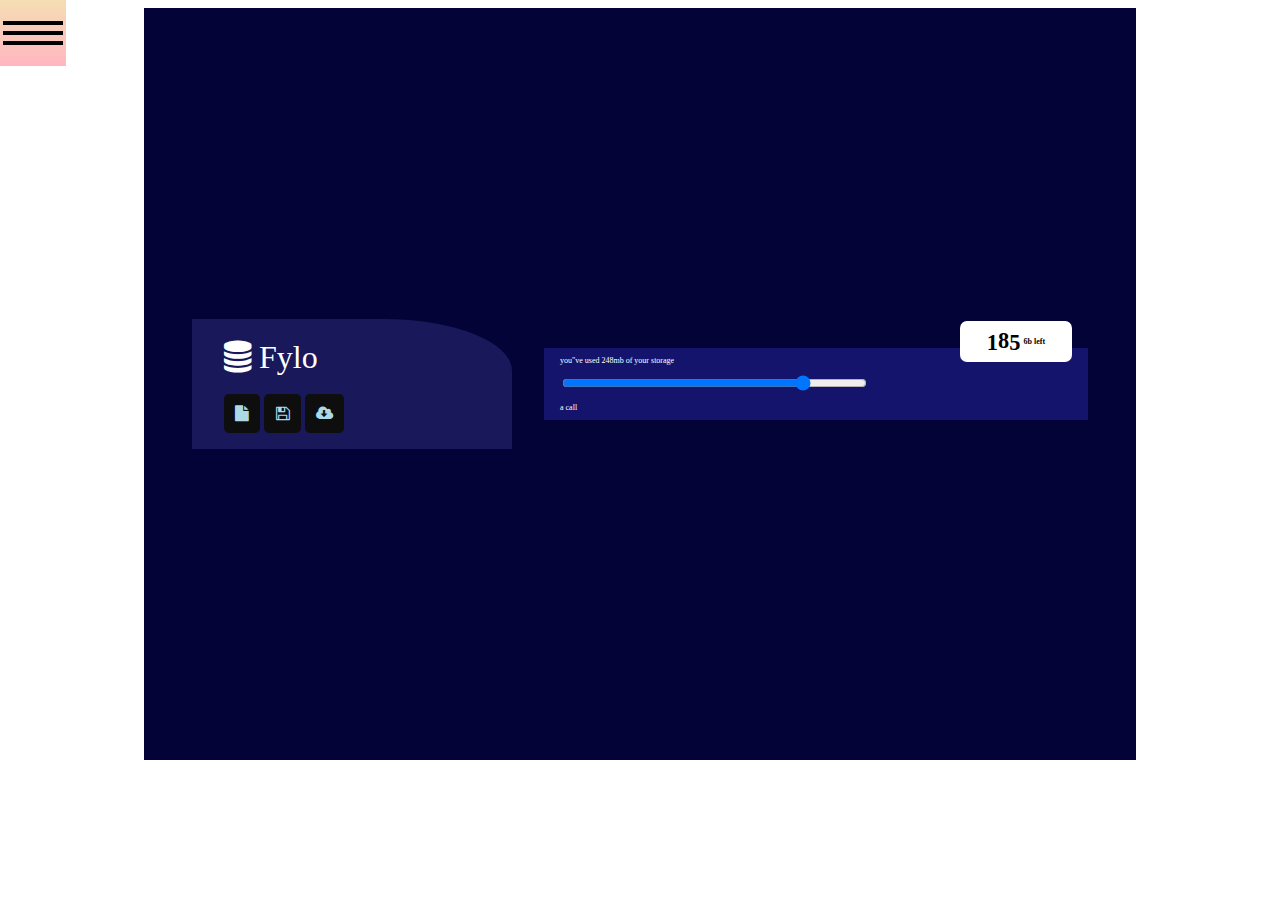
<file: index.html>
<!DOCTYPE html>
<html lang="en">
  <head>
    <meta charset="UTF-8" />
    <meta name="viewport" content="width=device-width, initial-scale=1.0" />
    <link
      rel="stylesheet"
      href="https://cdnjs.cloudflare.com/ajax/libs/font-awesome/4.7.0/css/font-awesome.min.css"
    />
    <title>document</title>
    <link rel="stylesheet" href="index.css" />
  </head>
  <body>
    <header class="menu-container">
      <input type="checkbox" class="tagge" />
      <div class="burger"><div></div></div>

      <div class="menu-nav">
        <div>
          <div>
            <ul>
              <li><a href="grid.html">grid</a></li>
              <li><a href="service.html">service</a></li>
              <li><a href="animation.html">aninmation</a></li>
              <li><a href="sematic.html">sematic</a></li>
              <li><a href="contact.html">contact</a></li>
              <li><a href="practice.html">practice</a></li>
              <li><a href="about.html">about</a></li>
              <li><a href="index.html">index</a></li>
              <li><a href="juliet.html">juliet</a></li>
            </ul>
          </div>
        </div>
      </div>
    </header>

    <main class="container">
      <section class="card-ONE">
        <div class="div-one">
          <h1><i class="fa fa-database">Fylo</i></h1>
        </div>
        <div class="div-on">
          <i class="fa fa-file"></i>
          <i class="fa fa-floppy-o"></i>
          <i class="fa fa-cloud-download"></i>
        </div>
      </section>

      <section class="card-TWO">
        <div class="div-number">
          <h1>1<span class="NUN">8</span><span class="numb">5</span></h1>
          <span class="small-numb"><p>6b left</p></span>
        </div>
        <p>you"ve used 248mb of your storage</p>
        <input type="range" name="" id="" style="background-color: red" />
        <p>a call</p>
      </section>
    </main>
  </body>
</html>
</file>
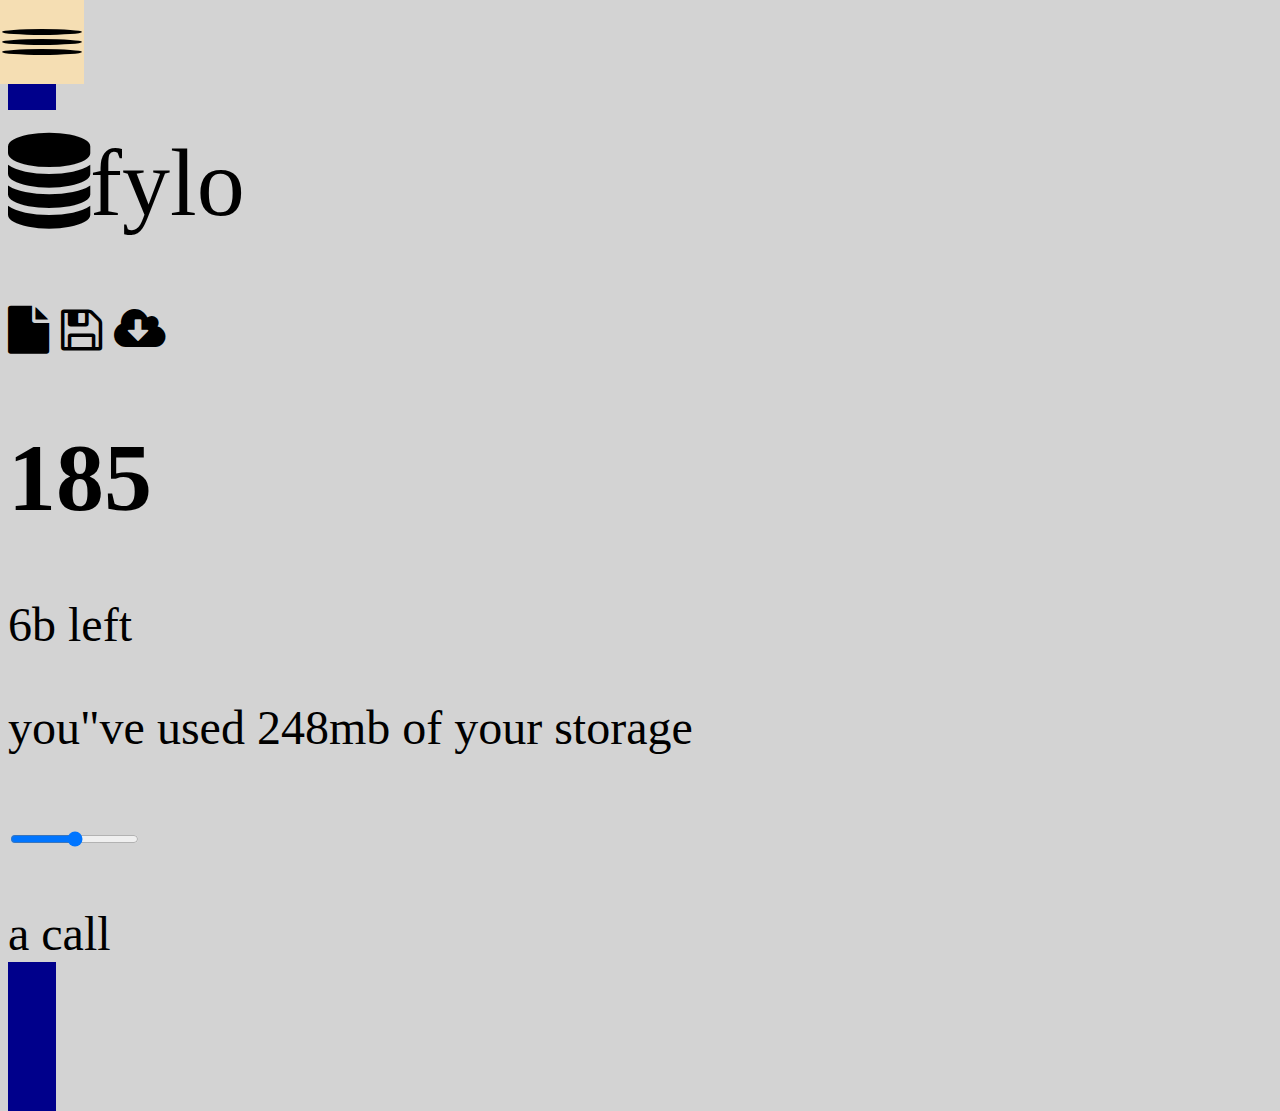
<file: about.html>
<!DOCTYPE html>
<html lang="en">
  <head>
    <meta charset="UTF-8" />
    <meta name="viewport" content="width=device-width, initial-scale=1.0" />
    <link
      rel="stylesheet"
      href="https://cdnjs.cloudflare.com/ajax/libs/font-awesome/4.7.0/css/font-awesome.min.css"
    />
    <title>sidebar nav</title>
    <link rel="stylesheet" href="about.css" />
  </head>
  <body>
    <div class="menu-wrap">
      <input type="checkbox" class="toggler" />
      <div class="hamburger"><div></div></div>
      <div class="menu">
        <div>
          <div>
            <ul>
              <li><a href="about.html">about</a></li>
              <li><a href="contact.html">contact</a></li>
              <li><a href="grid.html">grid</a></li>
              <li><a href="index.html">index</a></li>
              <li><a href="sematice.html">sematice</a></li>
              <li><a href="practice.html">p ractice</a></li>
              <li><a href="service.html">service</a></li>
              <li><a href="animation.html">animation</a></li>
            </ul>
          </div>
        </div>
      </div>
    </div>
    <man class="container">
      <section class="card-ONE">
        <div class="div-one">
          <h1><i class="fa fa-database">fylo</i></h1>
        </div>
        <i class="fa fa-file"></i>
        <i class="fa fa-floppy-o"></i>
        <i class="fa fa-cloud-download"></i>
      </section>

      <section class="card-TWO">
        <div class="div-number">
          <h1>1<span class="NUN">8</span><span class="numb">5</span></h1>
          <span class="small-numb"><p>6b left</p></span>
        </div>
        <p>you"ve used 248mb of your storage</p>

        <input type="range" name="" id="" />
        <p>a call</p>
      </section>
    </man>
  </body>
</html>
</file>
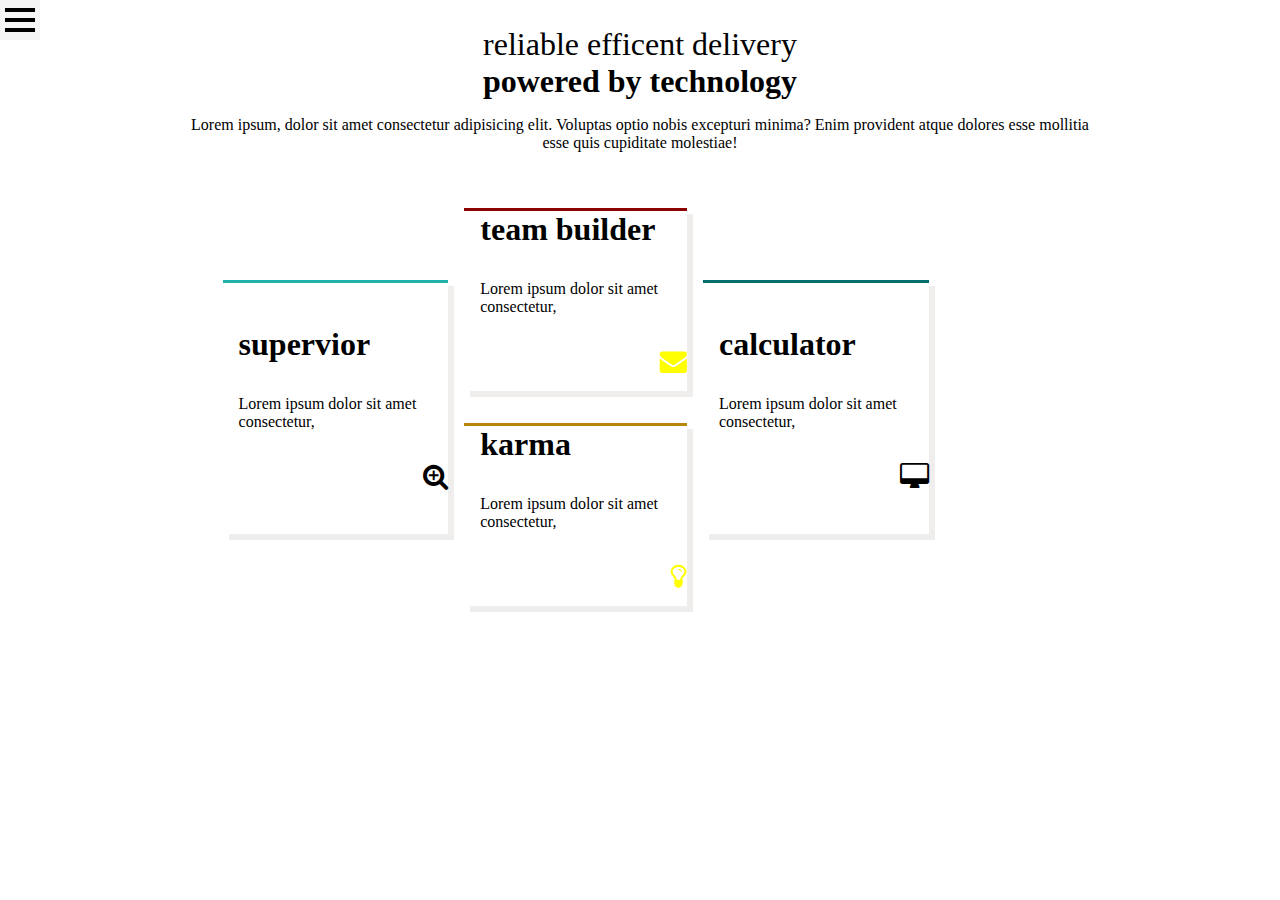
<file: animation.html>
<!DOCTYPE html>
<html lang="en">
  <head>
    <meta charset="UTF-8" />
    <meta name="viewport" content="width=device-width, initial-scale=1.0" />
    <link rel="stylesheet" href="animation.css" />
    <title>Document</title>
    <link
      rel="stylesheet"
      href="https://cdnjs.cloudflare.com/ajax/libs/font-awesome/4.7.0/css/font-awesome.min.css"
    />
  </head>
  <body>
    <header class="BURGER-CONTA">
      <input type="checkbox" class="BURGER-B" />
      <div class="BURGEN"><div></div></div>

      <div class="MAIN-BURGER-CONTA">
        <div>
          <div>
            <ul>
              <li><a href="about.html">about</a></li>
              <li><a href="index.html">index</a></li>
              <li><a href="grid.html">grid</a></li>
              <li><a href="contact.html">contact</a></li>
              <li><a href="service.html">service</a></li>
              <li><a href="animation.html">animation</a></li>
              <li><a href="sematic.html">sematic</a></li>
              <li><a href="practice.html">practice</a></li>
            </ul>
          </div>
        </div>
      </div>
    </header>

    <div class="main">
      <div class="header">
        <p class="logg">reliable efficent delivery</p>
        <h1>powered by technology</h1>
        <p>
          Lorem ipsum, dolor sit amet consectetur adipisicing elit. Voluptas
          optio nobis excepturi minima? Enim provident atque dolores esse
          mollitia esse quis cupiditate molestiae!
        </p>
      </div>
      <section class="container">
        <article class="card">
          <h1>supervior</h1>
          <p>Lorem ipsum dolor sit amet consectetur,</p>
          <div><i class="fa fa-search-plus"></i></div>
        </article>
        <div class="LIST">
          <article class="list">
            <h1>team builder</h1>
            <p>Lorem ipsum dolor sit amet consectetur,</p>
            <div><i class="fa fa-envelope"></i></div>
          </article>

          <article class="list">
            <h1>karma</h1>
            <p>Lorem ipsum dolor sit amet consectetur,</p>
            <div><i class="fa fa-lightbulb-o"></i></div>
          </article>
        </div>
        <article class="card">
          <h1>calculator</h1>
          <p>Lorem ipsum dolor sit amet consectetur,</p>
          <div><i class="fa fa-desktop"></i></div>
        </article>
      </section>
    </div>
  </body>
</html>
</file>
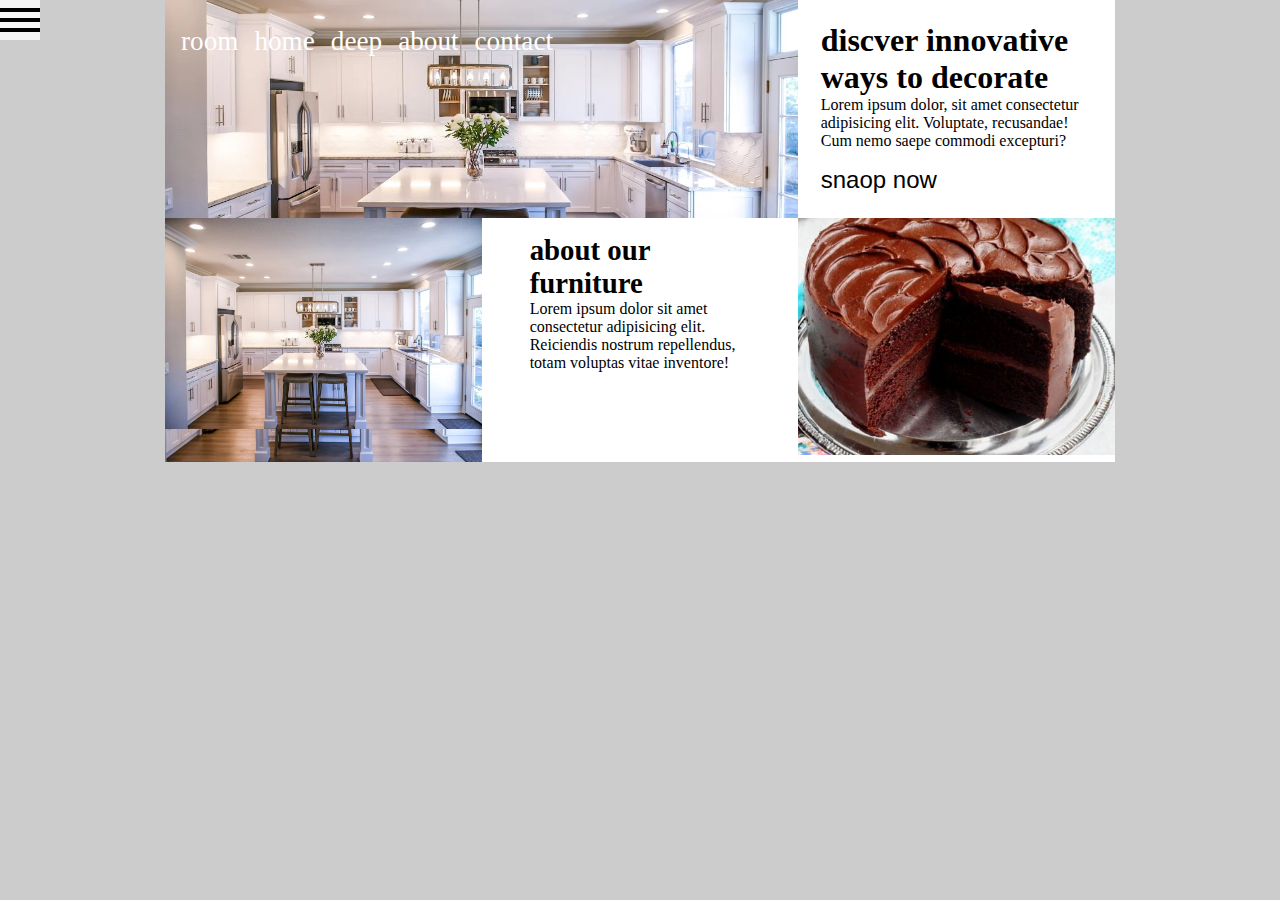
<file: contact.html>
<!DOCTYPE html>
<html lang="en">
  <head>
    <meta charset="UTF-8" />
    <meta name="viewport" content="width=device-width, initial-scale=1.0" />
    <link
      rel="stylesheet"
      href="https://cdnjs.cloudflare.com/ajax/libs/font-awesome/4.7.0/css/font-awesome.min.css"
    />
    <title>Document</title>
    <link rel="stylesheet" href="contact.css" />
  </head>
  <body>
    <header class="HAM-BURGr">
      <input type="checkbox" class="HAm" />
      <div class="BURGEr"><div></div></div>
      <div class="HAM-MENu">
        <div>
          <div>
            <ul>
              <li><a href="about.html">about</a></li>
              <li><a href="index.html">index</a></li>
              <li><a href="grid.html">grid</a></li>
              <li><a href="practice.html">practice</a></li>
              <li><a href="service.html">service</a></li>
              <li><a href="animation.html">animation</a></li>
              <li><a href="contact.html">contact</a></li>
              <li><a href="sematic.html">sematic</a></li>
            </ul>
          </div>
        </div>
      </div>
    </header>

    <main class="containter">
      <article class="card-one">
        <ul>
          <li><a href="#">room</a></li>
          <li><a href="#">home</a></li>
          <li><a href="#">deep</a></li>
          <li><a href="#">about</a></li>
          <li><a href="#">contact</a></li>
        </ul>
      </article>
      <article class="card-two">
        <h1>discver innovative ways to decorate</h1>
        <p>
          Lorem ipsum dolor, sit amet consectetur adipisicing elit. Voluptate,
          recusandae! Cum nemo saepe commodi excepturi?
        </p>
        <button>snaop now</button>
      </article>
      <article class="card-three">
        <img src="house kit.webp" alt="" />
      </article>
      <article class="card-four">
        <h2>about our furniture</h2>
        <p>
          Lorem ipsum dolor sit amet consectetur adipisicing elit. Reiciendis
          nostrum repellendus, totam voluptas vitae inventore!
        </p>
      </article>
      <article class="card-five">
        <img src="choco-cake.jpg" alt="" />
      </article>
    </main>
  </body>
</html>
</file>
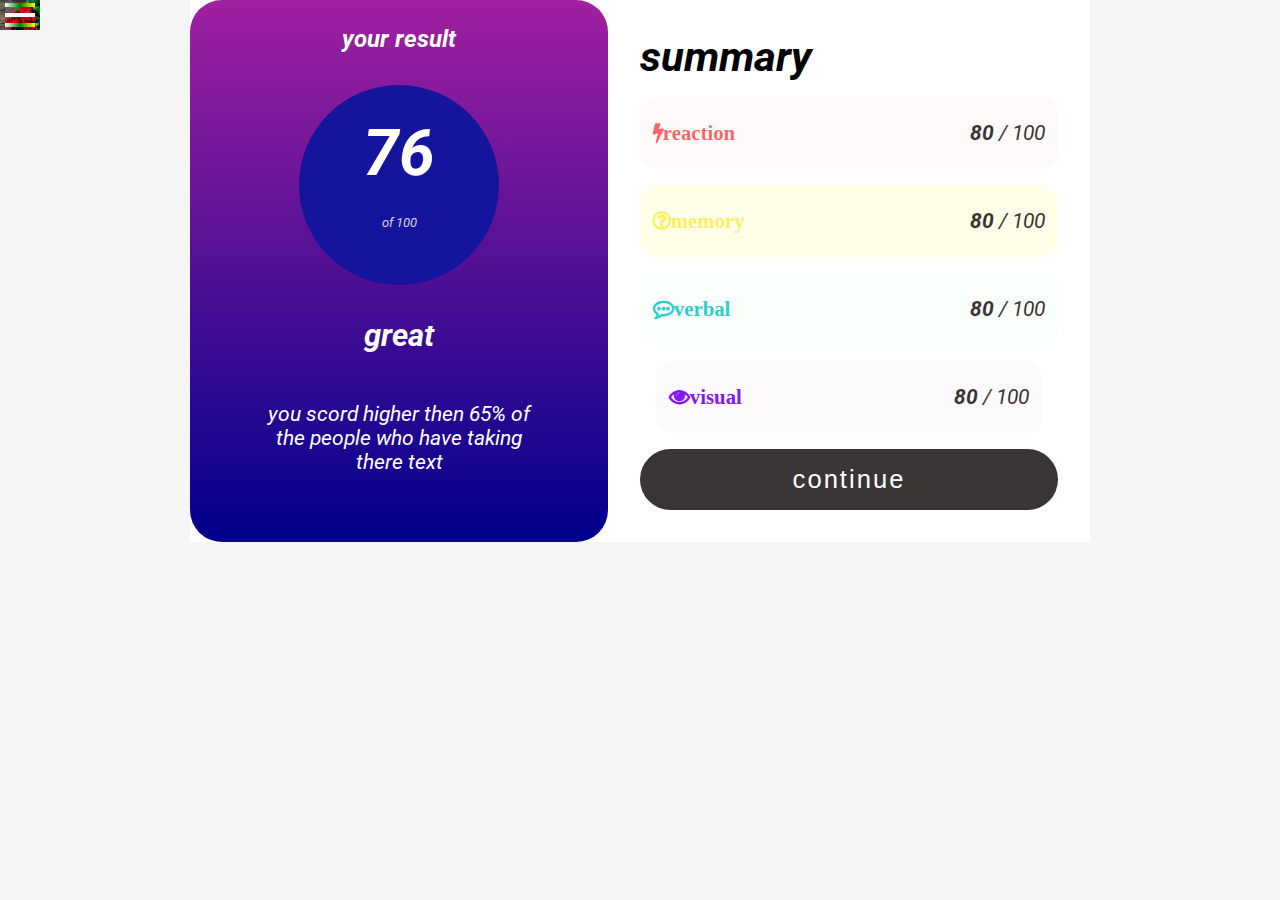
<file: grid.html>
<!DOCTYPE html>
<html lang="en">
  <head>
    <meta charset="UTF-8" />
    <meta charset="UTF-8" />
    <meta name="viewport" content="width=device-width, initial-scale=1.0" />
    <link rel="stylesheet" href="grid.css" />
    <link
      href="https://fonts.googleapis.com/css?family=Roboto:400, 400i 700, 700i&display=swap,"
      rel="stylesheet"
    />
    <link rel="stylesheet" href="" />
    <title>Document</title>
    <link
      rel="stylesheet"
      href="https://cdnjs.cloudflare.com/ajax/libs/font-awesome/4.7.0/css/font-awesome.min.css"
    />
  </head>
  <body>
    <!-- <div class="sidebar"> -->

    <div class="burger-burn-container">
      <input type="checkbox" class="burn" />
      <div class="burn-"><div></div></div>

      <div class="burn-menu">
        <div>
          <div>
            <ul>
              <li><a href="about.html">about</a></li>
              <li><a href="index.html">index</a></li>
              <li><a href="service.html">service</a></li>
              <li><a href="practice.html">practice</a></li>
              <li><a href="sematic.html">sematic</a></li>
              <li><a href="grid.html">grid</a></li>
              <li><a href="contact.html">contact</a></li>
              <li><a href="animation.html">animation</a></li>
            </ul>
          </div>
        </div>
      </div>
    </div>

    <main class="tsummary-container">
      <section class="time-container">
        <h3>your result</h3>
        <div class="number">
          <h1>76</h1>
          <p>of 100</p>
        </div>
        <h2>great</h2>
        <p>
          you scord higher then 65% of <br />
          the people who have taking <br />
          there text
        </p>
      </section>

      <section class="sectio-container">
        <h1>summary</h1>

        <div class="card-one">
          <div class="one">
            <i class="fa fa-bolt">reaction</i>
          </div>
          <span> <strong>80</strong> / 100 </span>
        </div>
        <div class="card-two">
          <div class="one">
            <i class="fa fa-question-circle-o">memory</i>
          </div>
          <span> <strong>80</strong> / 100 </span>
        </div>
        <div class="card-three">
          <div class="one">
            <i class="fa fa-commenting-o">verbal</i>
          </div>
          <span> <strong>80</strong> / 100 </span>
        </div>
        <div class="card-four">
          <div class="one">
            <i class="fa eye fa-eye">visual</i>
          </div>
          <span> <strong>80</strong> / 100 </span>
        </div>
        <button><a href="#">continue</a></button>
      </section>
    </main>
  </body>
</html>
</file>
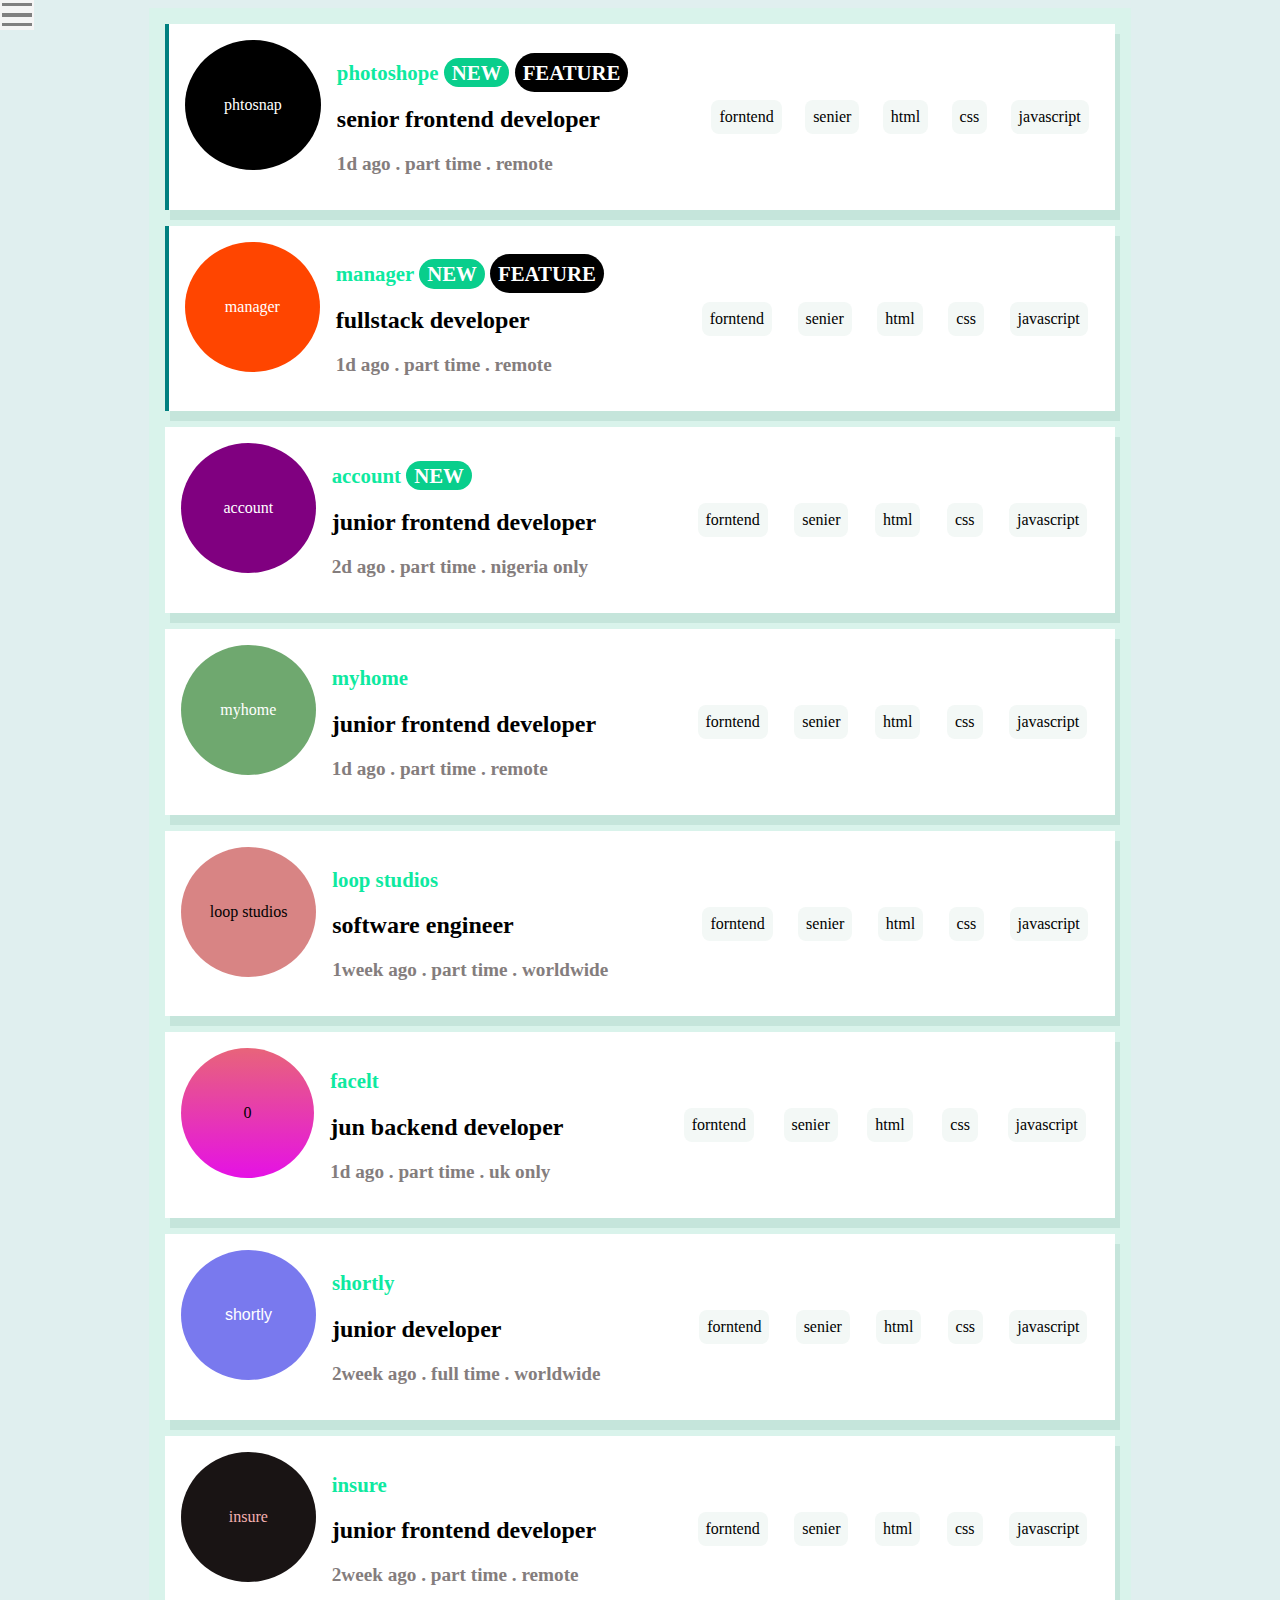
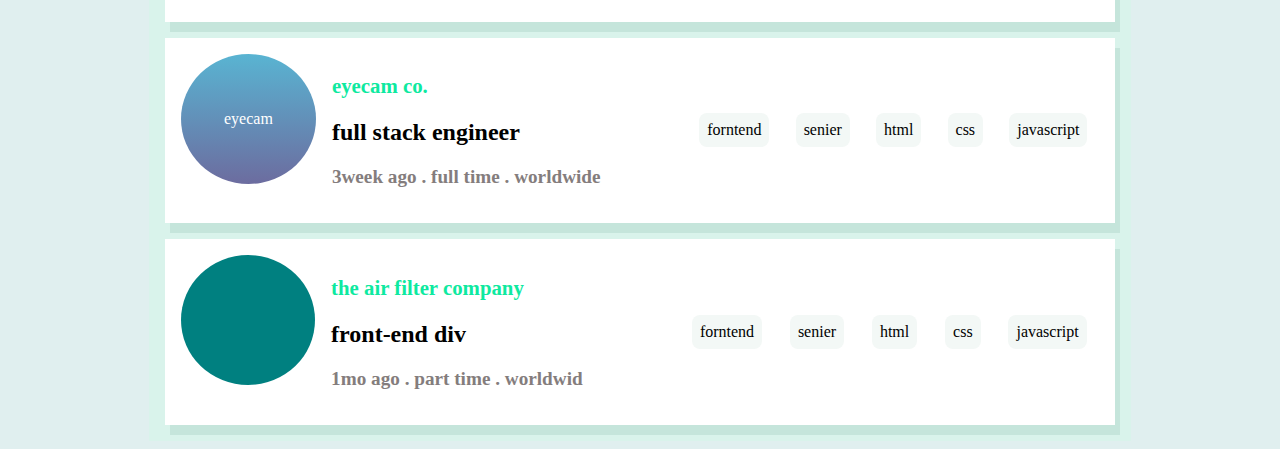
<file: juliet.html>
<!DOCTYPE html>
<html lang="en">
  <head>
    <meta charset="UTF-8" />
    <meta name="viewport" content="width=device-width, initial-scale=1.0" />
    <link
      href="https://fonts.googleapis.com/css?family=Roboto:400, 400i 700, 700i&display=swap,"
      rel="stylesheet"
    />
    <title>Document</title>
    <link rel="juliet.css" href="juliet.css" />
    <link
      rel="stylesheet"
      href="https://cdnjs.cloudflare.com/ajax/libs/font-awesome/4.7.0/css/font-awesome.min.css"
    />
    <link rel="stylesheet" href="juliet.css" />
  </head>
  <body>
    <header class="HAM-BURGer">
      <input type="checkbox" class="chicham" />
      <div class="TaGGIING"><div></div></div>
      <div class="HAM-mAIN">
        <div>
          <ul>
            <li><a href="juliet.html">juliet.html</a></li>
            <li><a href="about.html">about.html</a></li>
            <li><a href="service.html">service.html</a></li>
            <li><a href="practice.html">practice.html</a></li>
            <li><a href="sematic.html">sematic.htm</a></li>
            <li><a href="grid.html">grid.html</a></li>
            <li><a href="animation.html">animation.html</a></li>
            <li><a href="contact.html">contact.html</a></li>
            <li><a href="index.html">index.html</a></li>
          </ul>
        </div>
      </div>
    </header>

    <main class="container">
      <section class="card-one">
        <article class="lable-one">
          <div class="child-one">phtosnap</div>

          <div class="CARD">
            <p>
              photoshope <span class="cild">new</span>
              <span class="CHIl">feature</span>
            </p>
            <h2>senior frontend developer</h2>
            <p class="page">
              1d ago <span>.</span> part time <span>.</span> remote
            </p>
          </div>
        </article>
        <article class="lable-two">
          <ul>
            <li>forntend</li>
            <li>senier</li>
            <li>html</li>
            <li>css</li>
            <li>javascript</li>
          </ul>
        </article>
      </section>

      <section class="card-one">
        <article class="lable-one">
          <div class="child-two">manager</div>

          <div class="CARD">
            <p>
              manager <span class="cild">new</span>
              <span class="CHIl">feature</span>
            </p>
            <h2>fullstack developer</h2>
            <p class="page">
              1d ago <span>.</span> part time <span>.</span> remote
            </p>
          </div>
        </article>
        <article class="lable-two">
          <ul>
            <li>forntend</li>
            <li>senier</li>
            <li>html</li>
            <li>css</li>
            <li>javascript</li>
          </ul>
        </article>
      </section>

      <section class="card-one">
        <article class="lable-one">
          <div class="child-three">account</div>
          <div class="CARD">
            <p>account <span class="cild">new</span></p>
            <h2>junior frontend developer</h2>
            <p class="page">
              2d ago <span>.</span> part time <span>.</span> nigeria only
            </p>
          </div>
        </article>
        <article class="lable-two">
          <ul>
            <li>forntend</li>
            <li>senier</li>
            <li>html</li>
            <li>css</li>
            <li>javascript</li>
          </ul>
        </article>
      </section>

      <section class="card-one">
        <article class="lable-one">
          <div class="child-four">myhome</div>

          <div class="CARD">
            <p>myhome</p>
            <h2>junior frontend developer</h2>
            <p class="page">
              1d ago <span>.</span> part time <span>.</span> remote
            </p>
          </div>
        </article>
        <article class="lable-two">
          <ul>
            <li>forntend</li>
            <li>senier</li>
            <li>html</li>
            <li>css</li>
            <li>javascript</li>
          </ul>
        </article>
      </section>

      <section class="card-one">
        <article class="lable-one">
          <div class="child-five">loop studios</div>

          <div class="CARD">
            <p>loop studios</p>
            <h2>software engineer</h2>
            <p class="page">
              1week ago <span>.</span> part time <span>.</span> worldwide
            </p>
          </div>
        </article>
        <article class="lable-two">
          <ul>
            <li>forntend</li>
            <li>senier</li>
            <li>html</li>
            <li>css</li>
            <li>javascript</li>
          </ul>
        </article>
      </section>

      <section class="card-one">
        <article class="lable-one">
          <div class="child-six"><div>0</div></div>

          <div class="CARD">
            <p>facelt</p>
            <h2>jun backend developer</h2>
            <p class="page">
              1d ago <span>.</span> part time <span>.</span> uk only
            </p>
          </div>
        </article>
        <article class="lable-two">
          <ul>
            <li>forntend</li>
            <li>senier</li>
            <li>html</li>
            <li>css</li>
            <li>javascript</li>
          </ul>
        </article>
      </section>

      <section class="card-one">
        <article class="lable-one">
          <div class="child-seven">shortly</div>

          <div class="CARD">
            <p>shortly</p>
            <h2>junior developer</h2>
            <p class="page">
              2week ago <span>.</span> full time <span>.</span> worldwide
            </p>
          </div>
        </article>
        <article class="lable-two">
          <ul>
            <li>forntend</li>
            <li>senier</li>
            <li>html</li>
            <li>css</li>
            <li>javascript</li>
          </ul>
        </article>
      </section>

      <section class="card-one">
        <article class="lable-one">
          <div class="child-enght">insure</div>

          <div class="CARD">
            <p>insure</p>
            <h2>junior frontend developer</h2>
            <p class="page">
              2week ago <span>.</span> part time <span>.</span> remote
            </p>
          </div>
        </article>
        <article class="lable-two">
          <ul>
            <li>forntend</li>
            <li>senier</li>
            <li>html</li>
            <li>css</li>
            <li>javascript</li>
          </ul>
        </article>
      </section>

      <section class="card-one">
        <article class="lable-one">
          <div class="child-nine">eyecam</div>

          <div class="CARD">
            <p>eyecam co.</p>
            <h2>full stack engineer</h2>
            <p class="page">
              3week ago <span>.</span> full time <span>.</span> worldwide
            </p>
          </div>
        </article>
        <article class="lable-two">
          <ul>
            <li>forntend</li>
            <li>senier</li>
            <li>html</li>
            <li>css</li>
            <li>javascript</li>
          </ul>
        </article>
      </section>

      <section class="card-one">
        <article class="lable-one">
          <div class="child-ten"><i class="fa"></i></div>

          <div class="CARD">
            <p>the air filter company</p>
            <h2>front-end div</h2>
            <p class="page">
              1mo ago <span>.</span> part time <span>.</span> worldwid
            </p>
          </div>
        </article>
        <article class="lable-two">
          <ul>
            <li>forntend</li>
            <li>senier</li>
            <li>html</li>
            <li>css</li>
            <li>javascript</li>
          </ul>
        </article>
      </section>
    </main>
  </body>
</html>
</file>
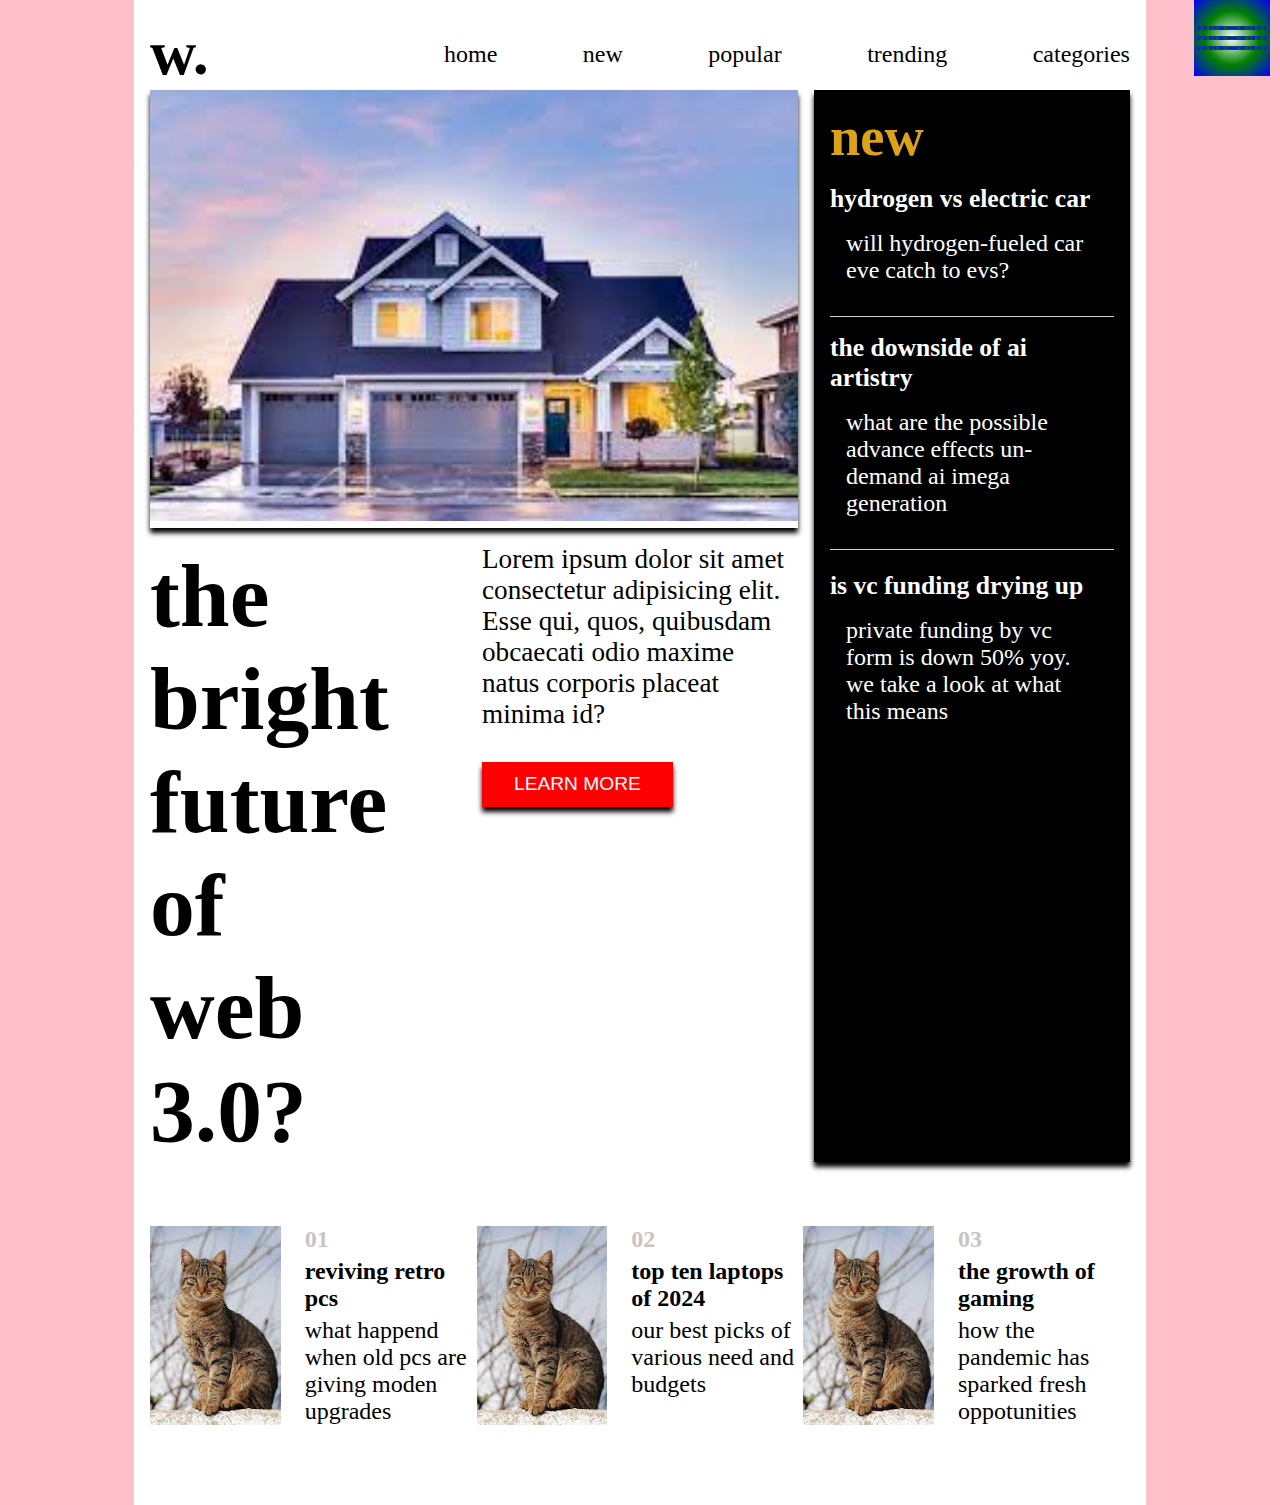
<file: practice.html>
<!DOCTYPE html>
<html lang="en">
  <head>
    <meta charset="UTF-8" />
    <meta name="viewport" content="width=device-width, initial-scale=1.0" />
    <link
      href="https://fonts.googleapis.com/css?family=Roboto:400, 400i 700, 700i&display=swap,"
      rel="stylesheet"
    />

    <link rel="stylesheet" href="practice.css" />
    <title>Document</title>
    <link
      rel="stylesheet"
      href="https://cdnjs.cloudflare.com/ajax/libs/font-awesome/4.7.0/css/font-awesome.min.css"
    />
  </head>
  <body>
    <header class="burger-navegation">
      <input type="checkbox" class="inpu" />
      <div class="nav-bnt"><div></div></div>

      <div class="menu-navegation">
        <div>
          <div>
            <ul>
              <li><a href="grid.html">grid</a></li>
              <li><a href="about.html">about</a></li>
              <li><a href="index.html">index</a></li>
              <li><a href="practice.html">practice</a></li>
              <li><a href="service.html">service</a></li>
              <li><a href="animation.html">animation</a></li>
              <li><a href="contact.html">contact</a></li>
              <li><a href="sematic.html">sematic</a></li>
            </ul>
          </div>
        </div>
      </div>
    </header>

    <main class="responsiveness">
      <div class="logo">
        <div><h1>w.</h1></div>
        <ul>
          <li><a href="">home</a></li>
          <li><a href="">new</a></li>
          <li><a href="">popular</a></li>
          <li><a href="">trending</a></li>
          <li><a href="">categories</a></li>
        </ul>
      </div>

      <section class="card-one">
        <article class="one">
          <img src="house.jpg" alt="flower" />
        </article>

        <article class="two">
          <h1>new</h1>
          <div class="one">
            <h3>hydrogen vs electric car</h3>
            <p>will hydrogen-fueled car eve catch to evs?</p>
          </div>
          <div class="one">
            <h3>the downside of ai artistry</h3>
            <p>
              what are the possible advance effects un-demand ai imega
              generation
            </p>
          </div>
          <div class="Two">
            <h3>is vc funding drying up</h3>
            <p>
              private funding by vc form is down 50% yoy. we take a look at what
              this means
            </p>
          </div>
        </article>
        <article class="three">
          <h1>
            the bright <br />
            future of <br />
            web 3.0?
          </h1>
        </article>
        <article class="pag">
          <p>
            Lorem ipsum dolor sit amet consectetur adipisicing elit. Esse qui,
            quos, quibusdam obcaecati odio maxime natus corporis placeat minima
            id?
          </p>
          <button><a href="">learn more</a></button>
        </article>
      </section>

      <section class="card-two">
        <article class="four">
          <img src="download.jpg" alt="" />
          <div>
            <h5>01</h5>
            <h6>reviving retro pcs</h6>
            <p>what happend when old pcs are giving moden upgrades</p>
          </div>
        </article>
        <article class="four">
          <img src="download.jpg" alt="" />
          <div class="">
            <h5>02</h5>
            <h6>top ten laptops of 2024</h6>
            <p>our best picks of various need and budgets</p>
          </div>
        </article>
        <article class="four">
          <img src="download.jpg" alt="" />
          <div class="">
            <h5>03</h5>
            <h6>the growth of gaming</h6>
            <p>how the pandemic has sparked fresh oppotunities</p>
          </div>
        </article>
      </section>
    </main>
  </body>
</html>
</file>
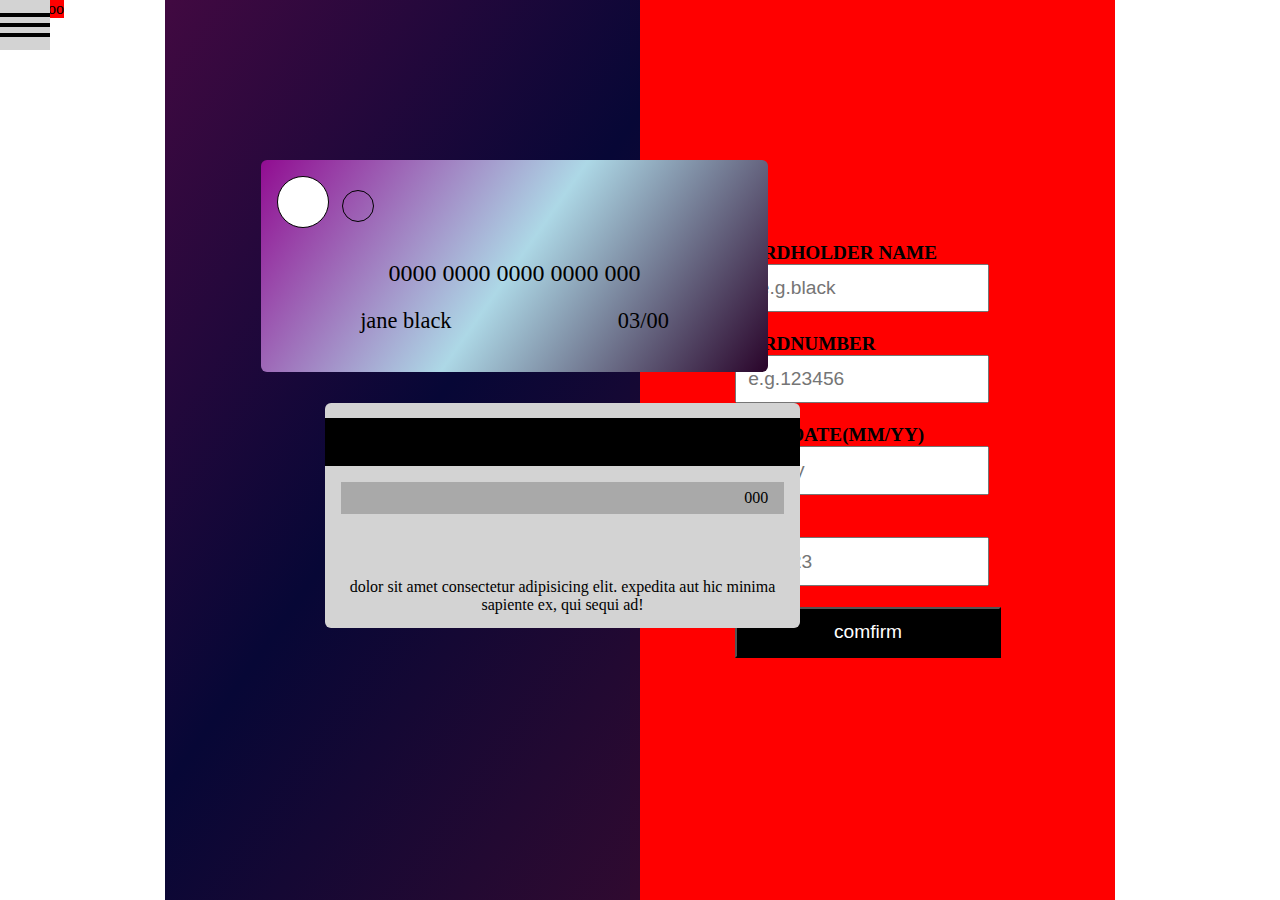
<file: sematic.html>
<!DOCTYPE html>
<html lang="en">
  <head>
    <meta charset="UTF-8" />
    <meta name="viewport" content="width=device-width, initial-scale=1.0" />
    <link rel="stylesheet" href="sematic.css" />
    <title>card</title>
    <link
      rel="stylesheet"
      href="https://cdnjs.cloudflare.com/ajax/libs/font-awesome/4.7.0/css/font-awesome.min.css"
    />
  </head>
  <body>
    <header class="HAM-BURGE">
      <input type="checkbox" class="HAM" />
      <div class="BURGER"><div></div></div>
      hellooooo
      <div class="HAM-MENU">
        <div>
          <div>
            <ul>
              <li><a href="about.html">about</a></li>
              <li><a href="index.html">index</a></li>
              <li><a href="grid.html">grid</a></li>
              <li><a href="practice.html">practice</a></li>
              <li><a href="service.html">service</a></li>
              <li><a href="animation.html">animation</a></li>
              <li><a href="contact.html">contact</a></li>
              <li><a href="sematic.html">sematic</a></li>
            </ul>
          </div>
        </div>
      </div>
    </header>

    <main class="MASTER-CARD-CONTAINER-FIRST">
      <article class="master-card">
        <div class="card">
          <div class="thin"><div class="thie"></div></div>
          <p class="P">0000 0000 0000 0000 000</p>
          <p class="PI">jane black <span>03/00</span></p>
        </div>
        <div class="BACK-CARD">
          <div class="bla"></div>
          <p class="razor">000</p>
          <p>
            dolor sit amet consectetur adipisicing elit. expedita aut hic minima
            <br />
            sapiente ex, qui sequi ad!
          </p>
        </div>
      </article>

      <section class="CARD-SEN">
        <article class="card-sen">
          <div>
            <label for="">cardholder name</label>
          </div>
          <input type="text" placeholder="ee.g.black" />
        </article>
        <article class="card-sen">
          <div>
            <label for="">cardnumber</label>
          </div>
          <input type="text" placeholder="e.g.123456" />
        </article>
        <article class="card-sen">
          <div>
            <label for="">cexp.date(mm/yy)</label>
          </div>
          <input type="datetime" placeholder="mm/yy" />
        </article>
        <article class="card-sen">
          <span>
            <div>
              <label for="">cvc</label>
            </div>
            <input type="datetime" placeholder="e.g.123" />
          </span>
        </article>

        <button><a href="">comfirm</a></button>
      </section>
    </main>
  </body>
</html>
</file>
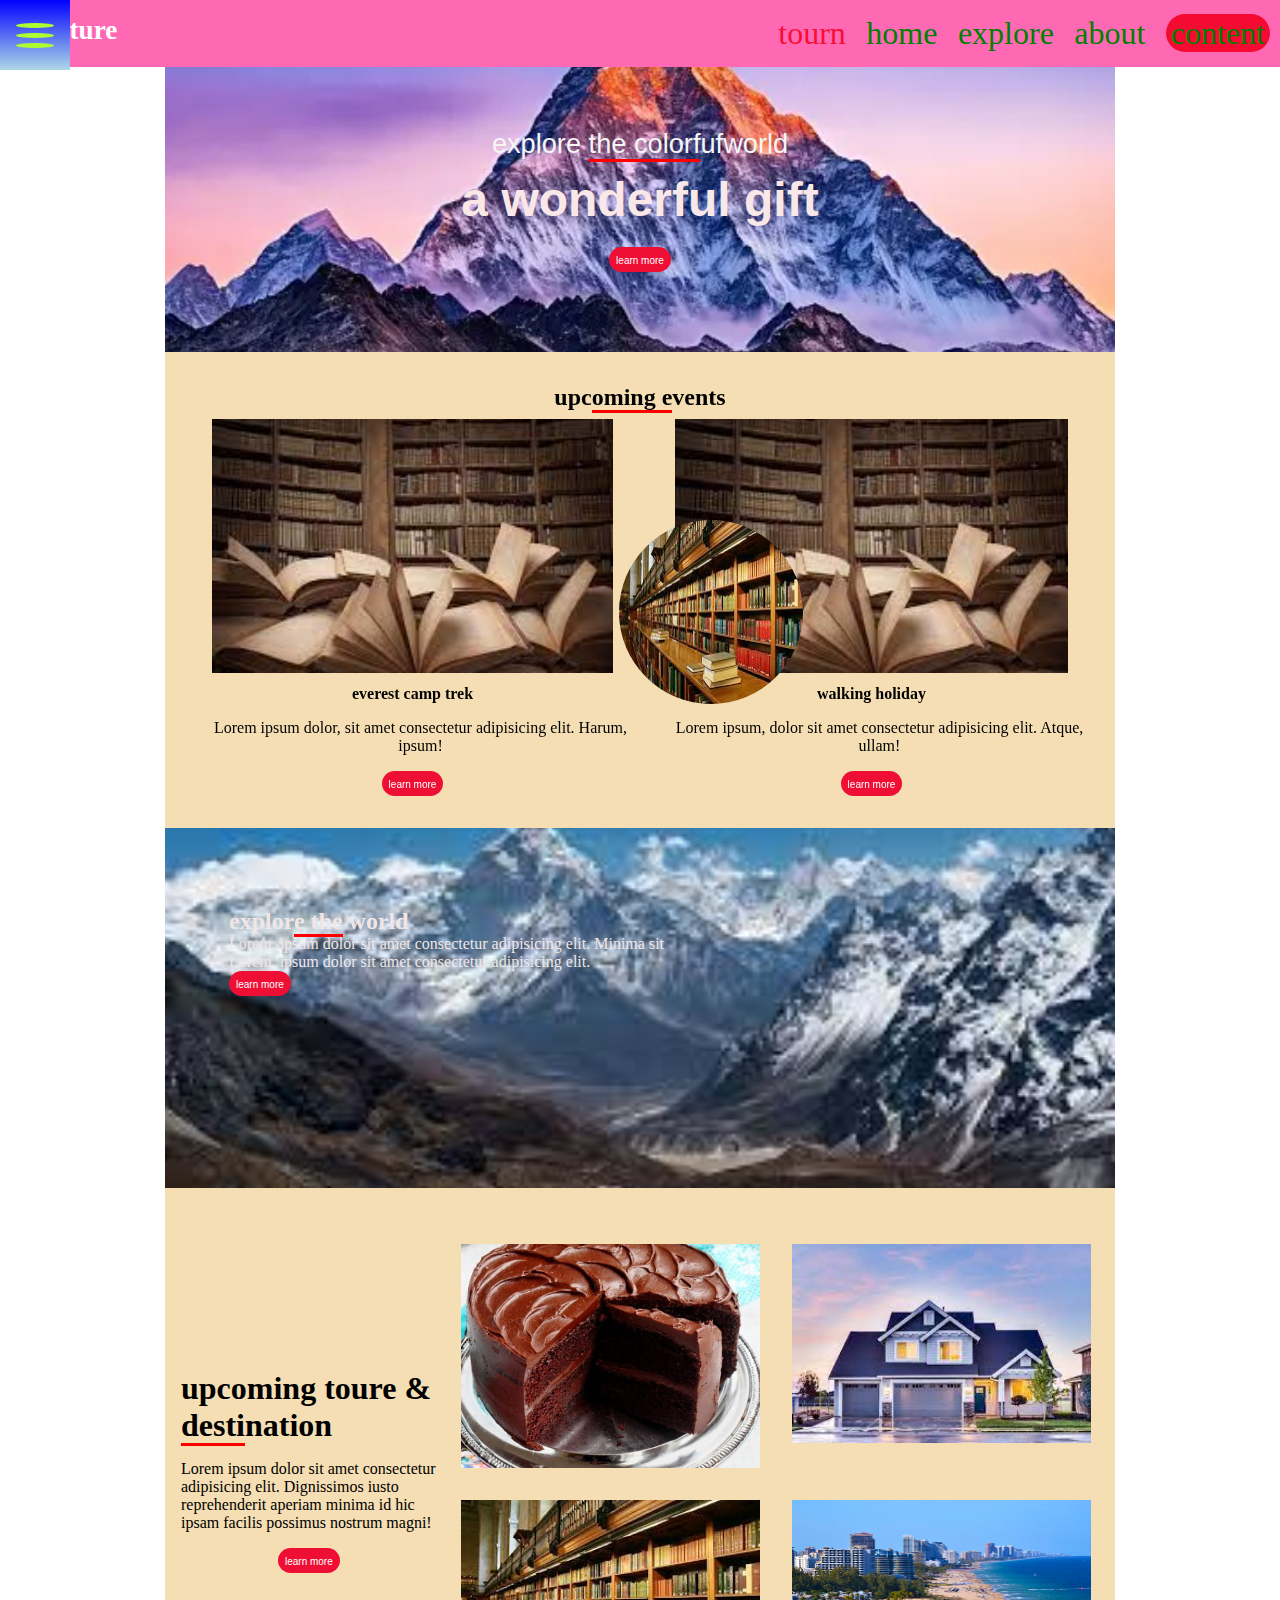
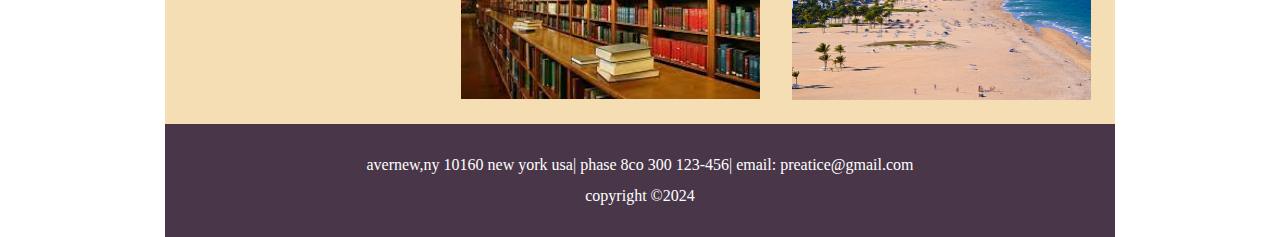
<file: service.html>
<!DOCTYPE html>
<html lang="en">
  <head>
    <meta charset="UTF-8" />
    <meta name="viewport" content="width=device-width, initial-scale=1.0" />
    <title>Document</title>
    <link rel="stylesheet" href="service.css" />
  </head>
  <body>
    <header class="hamburger-list">
      <input type="checkbox" class="hambur" />
      <div class="burgerlist"><div></div></div>

      <div class="main-burger">
        <div>
          <div>
            <ul>
              <li><a href="grid.html">grid</a></li>
              <li><a href="about.html">about</a></li>
              <li><a href="index.html">index</a></li>
              <li><a href="service.html">service</a></li>
              <li><a href="animation.html">animation</a></li>
              <li><a href="sematic.html">sematic</a></li>
              <li><a href="contact.html">contact</a></li>
              <li><a href="practice.html">preatice</a></li>
            </ul>
          </div>
        </div>
      </div>
    </header>

    <main class="main-container" style="width: 100%">
      <header class="world" style="width: 100%">
        <div class="logo" style="background-color: hotpink">
          <h4>adventure</h4>

          <nav>
            <ul>
              <li><a href="" class="chil">tourn</a></li>
              <li><a href="">home</a></li>
              <li><a href="">explore</a></li>
              <li><a href="">about</a></li>
              <li><a href="" class="one">content</a></li>
            </ul>
          </nav>
        </div>

        <div class="words">
          <p>explore <span>the colorf</span>ufworld</p>
          <h1>a wonderful gift</h1>
          <button><a href="">learn more</a></button>
        </div>
      </header>

      <div class="world-two">
        <h2>upc<span>oming e</span>vents</h2>
        <div class="imag">
          <img src="bookshaff.jpg" alt="" />
        </div>
        <div class="TOWE">
          <div class="card">
            <img src="library.jpg" alt="" />
            <h4>everest camp trek</h4>
            <p>
              Lorem ipsum dolor, sit amet consectetur adipisicing elit. Harum,
              ipsum!
            </p>
            <button><a href="">learn more</a></button>
          </div>

          <div class="card-one">
            <img src="library.jpg" alt="" />

            <h4>walking holiday</h4>
            <p>
              Lorem ipsum, dolor sit amet consectetur adipisicing elit. Atque,
              ullam!
            </p>
            <button><a href="">learn more</a></button>
          </div>
        </div>
      </div>

      <div class="world-three">
        <div class="blaa">
          <h2>explor<span>e the</span> world</h2>
          <p>
            Lorem, ipsum dolor sit amet consectetur adipisicing elit. Minima sit
          </p>
          <p>Lorem, ipsum dolor sit amet consectetur adipisicing elit.</p>

          <button><a href="">learn more</a></button>
        </div>
      </div>

      <div class="world-four">
        <div class="card-two">
          <h1>upcoming toure & <span>desti</span>nation</h1>
          <p>
            Lorem ipsum dolor sit amet consectetur adipisicing elit. Dignissimos
            iusto reprehenderit aperiam minima id hic ipsam facilis possimus
            nostrum magni!
          </p>
          <button><a href="">learn more</a></button>
        </div>

        <div class="picture">
          <img src="choco-cake.jpg" alt="" />
          <img src="house.jpg" alt="" />
          <img src="bookshaff.jpg" alt="" />
          <img src="beach.jpg" alt="" />
        </div>
      </div>

      <footer>
        <p>
          avernew,ny 10160 new york usa| phase 8co 300 123-456| email:
          preatice@gmail.com
        </p>
        <p>copyright &copy;2024</p>
      </footer>
    </main>
  </body>
</html>
</file>
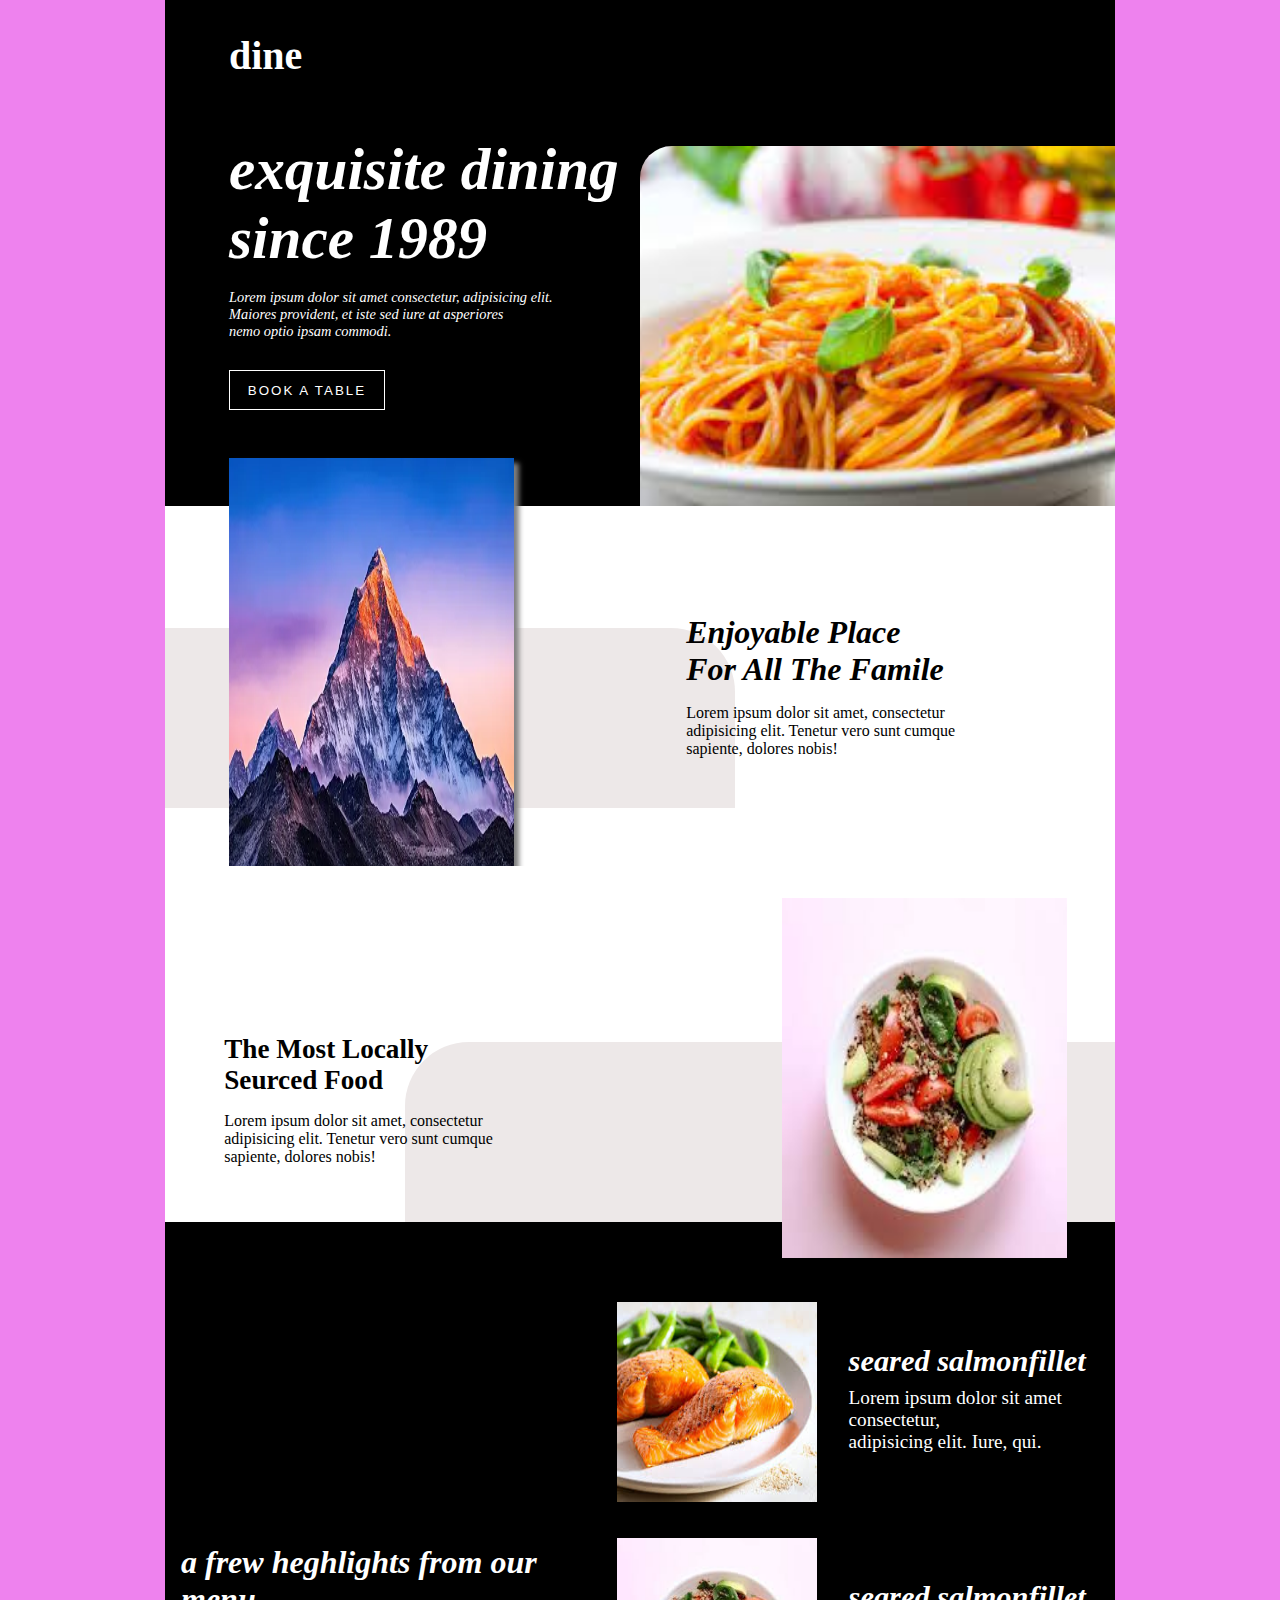
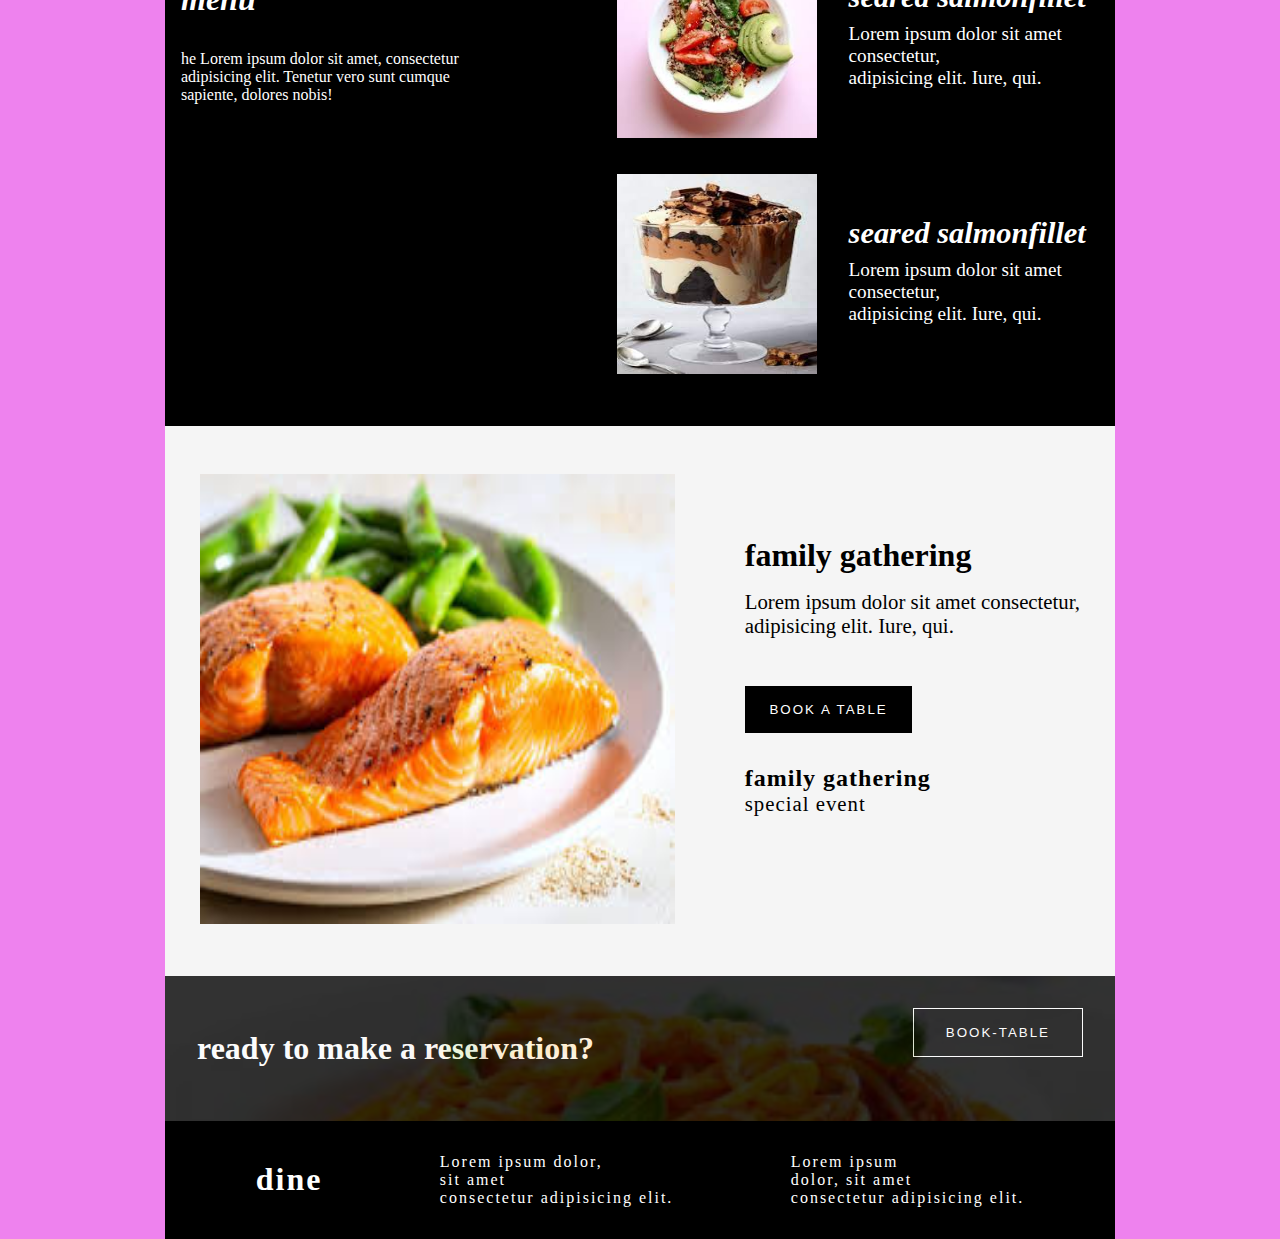
<file: style.html>
<!DOCTYPE html>
<html lang="en">
  <head>
    <meta charset="UTF-8" />
    <meta name="viewport" content="width=device-width, initial-scale=1.0" />
    <link
      href="https://fonts.googleapis.com/css?family=Roboto:400, 400i 700, 700i&display=swap,"
      rel="stylesheet"
    />
    <title>Document</title>
    <link rel="stylesheet" href="style.css" />
  </head>
  <body>
    <main class="menu-container">
      <section class="book-table-one">
        <article class="number">
          <h3>dine</h3>
          <h1>
            exquisite dining <br />
            since 1989
          </h1>
          <p>
            Lorem ipsum dolor sit amet consectetur, adipisicing elit. <br />
            Maiores provident, et iste sed iure at asperiores <br />
            nemo optio ipsam commodi.
          </p>
          <button>book a table</button>
        </article>

        <article class="IMGE">
          <div></div>
        </article>
      </section>

      <section class="book-table-two">
        <div class="div"></div>
        <article class="place">
          <h2>enjoyable place <br />for all the famile</h2>
          <p>
            Lorem ipsum dolor sit amet, consectetur <br />
            adipisicing elit. Tenetur vero sunt cumque <br />
            sapiente, dolores nobis!
          </p>
        </article>
        <article class="image">
          <img src="monutain.webp" alt="" />
        </article>
      </section>

      <section class="book-table-three">
        <article class="place">
          <h2>
            the most locally <br />
            seurced food
          </h2>
          <p>
            Lorem ipsum dolor sit amet, consectetur <br />
            adipisicing elit. Tenetur vero sunt cumque <br />
            sapiente, dolores nobis!
          </p>
        </article>
        <article class="image">
          <img src="diet.jpeg" alt="" />
          <p></p>
        </article>
        <div class="div"></div>
      </section>

      <section class="book-table-four">
        <article class="our">
          <h2>a frew heghlights from our menu</h2>
          <p>
            he Lorem ipsum dolor sit amet, consectetur <br />
            adipisicing elit. Tenetur vero sunt cumque <br />
            sapiente, dolores nobis!
          </p>
        </article>
        <article class="OUR">
          <div class="aside">
            <div class="food-imag">
              <img src="salmon.jpeg" alt="" />
            </div>
            <div class="write">
              <h5>seared salmonfillet</h5>
              <p>
                Lorem ipsum dolor sit amet consectetur, <br />
                adipisicing elit. Iure, qui.
              </p>
            </div>
          </div>

          <div class="aside">
            <div class="food-imag">
              <img src="diet.jpeg" alt="" />
            </div>
            <div class="write">
              <h5>seared salmonfillet</h5>
              <p>
                Lorem ipsum dolor sit amet consectetur, <br />
                adipisicing elit. Iure, qui.
              </p>
            </div>
          </div>

          <div class="aside">
            <div class="food-imag">
              <img src="cocktail.jpeg" alt="" />
            </div>

            <div class="write">
              <h5>seared salmonfillet</h5>
              <p>
                Lorem ipsum dolor sit amet consectetur, <br />
                adipisicing elit. Iure, qui.
              </p>
            </div>
          </div>
        </article>
      </section>

      <section class="book-table-five">
        <article class="display">
          <img src="salmon.jpeg" alt="" />
        </article>
        <article class="DISPLAY">
          <h1>family gathering</h1>
          <p>
            Lorem ipsum dolor sit amet consectetur, <br />
            adipisicing elit. Iure, qui.
          </p>
          <button>book a table</button>

          <h5 class="diff">family gathering</h5>
          <p class="dif">special event</p>
        </article>
      </section>

      <section class="book-table-six">
        <div class="group">
          <article class="ready">
            <h1>ready to make a reservation?</h1>
          </article>
          <article class="botton">
            <button>book-table</button>
          </article>
        </div>
        <footer>
          <h1>dine</h1>
          <p class="page">
            Lorem ipsum dolor, <br />
            sit amet <br />
            consectetur adipisicing elit.
          </p>
          <p class="PAGE">
            Lorem ipsum <br />
            dolor, sit amet <br />
            consectetur adipisicing elit.
          </p>
        </footer>
      </section>
    </main>
  </body>
</html>
</file>
<file: index.css>
:root {
  --shadow: 6px 6px rgba(0, 0, 0, 0.4);
  --light: #f8f8f8;
  --ligt-gray: #707070;
  --ligt-blu: #1792d2;
  --dark-blu: #143774;
  --border: 1px solid black;
}

.menu-container {
  background-color: whitesmoke;
  position: fixed;
  top: 0;
  left: 0;
  z-index: 1;
}

.tagge {
  position: absolute;
  top: 0;
  left: 0;
  z-index: 2;
  width: 50px;
  height: 50px;
  display: flex;
  justify-content: center;
  align-items: center;
  opacity: 0;
  /* transition: all 0.4s ease; */
}

.burger {
  width: 60px;
  height: 60px;
  background: linear-gradient(wheat, lightpink);
  position: absolute;
  top: 0;
  left: 0;
  padding: 0.2rem;
  display: flex;
  justify-content: center;
  align-items: center;
}

.burger div {
  width: 100%;
  height: 4px;
  background-color: black;
  position: relative;
  z-index: 1;
  display: flex;
  justify-content: center;
  align-items: center;
  transition: all 0.4s ease;
}

.burger div::before,
.burger div::after {
  content: "";
  width: 100%;
  height: 4px;
  position: absolute;
  top: -10px;
  z-index: 1;
  background-color: black;
}
.burger div::after {
  top: 10px;
}

/* to make it rotate  */

.tagge:checked + .burger div {
  transform: rotate(135deg);
}

/* when checked turn or rotate to x */

.tagge:checked + .burger div::before,
.tagge:checked + .burger div::after {
  top: 0;
  transform: rotate(90deg);
}

/* styling the menu nav of the menu container */

.menu-nav {
  background-color: rgba(225, 225, 60, 0.9);
  position: fixed;
  top: 0;
  left: 0;
  width: 100%;
  height: 100%;
  display: flex;
  justify-content: center;
  align-items: center;
  visibility: hidden;
  overflow: hidden;
}

.menu-nav div {
  width: 200vw;
  height: 200vw;
  border-radius: 50%;
  transform: scale(0);
  transition: all 0.4s ease;
  display: flex;
  align-items: center;
  justify-content: center;
}

.menu-nav div div {
  text-align: center;
  max-width: 90vw;
  max-height: 100vh;
  opacity: 0;
  transition: opacity 0.4s ease;
  background-color: lightgray;
}

.menu-nav ul li {
  list-style: none;
  padding-bottom: 2rem;
  text-transform: uppercase;
  font-weight: 700;
}
.menu-nav ul a {
  text-decoration: none;
  color: rgb(7, 7, 7);
}

.menu-nav ul a:hover {
  color: blue;
  border-bottom: 1px solid gray;
  transition: all 1s ease;
}

.tagge:checked ~ .menu-nav {
  visibility: visible;
}
.tagge:checked ~ .menu-nav div {
  transform: scale(1);
  transition-duration: all 0.4s;
}
.tagge:checked ~ .menu-nav div div {
  opacity: 1;
  transition: opacity 0.4s ease;
}

.container {
  background-color: rgb(3, 3, 56);
  width: 96%;
  max-width: 960px;
  margin: 0 auto;
  padding: 1rem;
  display: flex;
  justify-content: center;
  align-items: center;
  gap: 2rem;
  color: white;
  height: 80vh;
  flex-wrap: wrap;
}

.card-ONE {
  background-color: rgb(24, 24, 90);
  width: 30%;
  padding-left: 2rem;
  padding-bottom: 1rem;
  border-top-right-radius: 40%;
}

.card-ONE .div-one h1 {
  font-size: 2rem;
  font-weight: bold;
}
.card-ONE .div-one i {
  padding-right: 2rem;
  display: flex;
  gap: 0.5rem;
}

.card-ONE .div-on i {
  background-color: rgb(15, 14, 14);
  padding: 0.7rem;
  color: lightblue;
  border-radius: 5px;
}
/* styling the other part */

.card-TWO {
  background-color: rgb(20, 20, 109);
  width: 55%;
  padding-left: 1rem;
  /* height: 6rem; */
  position: relative;
}
.card-TWO input {
  padding-left: 11rem;
}

.div-number {
  background-color: white;
  color: black;
  width: 7rem;
  display: flex;
  justify-content: center;
  align-items: center;
  text-align: center;
  gap: 0.2rem;
  border-radius: 7px;
  position: absolute;
  top: -1.7rem;
  right: 1rem;
  height: 2.6rem;
}
.div-number h1 {
  font-size: 1.4rem;
  font-weight: bold;
}

.div-number .NUN {
  margin-top: 4rem;
  /* vertical-align: sub; */
  vertical-align: 2px;
}
.card-TWO .small-numb {
  font-size: 0.6rem;
  font-weight: bold;
}

.card-TWO p {
  font-size: 0.5rem;
}

@media (max-width: 600px) {
  .container {
    flex-direction: column;
    padding: 1rem;
    gap: 1rem;
  }

  .card-ONE {
    background-color: rgb(24, 24, 90);
    width: 70%;
    padding-left: 1rem;
    padding-bottom: 1rem;
    border-top-right-radius: 40%;
    box-shadow: var(--shadow);
  }

  .card-TWO {
    width: 70%;
    position: relative;
  }
  .card-TWO input {
    padding-left: 4rem;
  }

  .div-number {
    position: absolute;
    bottom: 2rem;
    right: 3rem;
    margin-top: 5rem;
    box-shadow: var(--shadow);
  }
}

/* designing the raange in input to ahcive the color i want */

/* input[type="range"] {
  -webkit-appearance: none;
  outline: none;
  height: 10px;
  background-color: red;
  border-radius: 5px;
}
input[type="range"]::-webkit-slider-thumb {
  -webkit-appearance: none;
  width: 20px;
  height: 20px;
  outline: none;
  background-color: white;
  border-radius: 5px;
  border-radius: 50%;
}
input[type="range"]::-moz-range-thumb {
  width: 20px;
  height: 20px;
  background-color: green;
  border-radius: 50%;
  cursor: pointer;
} */
</file>
<file: about.css>
body {
  background-color: lightgray;
  font-size: 3rem;

  /* text-align: center; */
}

.menu-wrap {
  position: fixed;
  top: 0;
  left: 0;
  z-index: 1;
}

.menu-wrap .toggler {
  width: 70px;
  height: 70px;
  position: absolute;
  top: 0;
  left: 0;
  z-index: 2;
  opacity: 0;
}

.menu-wrap .hamburger {
  width: 80px;
  height: 80px;
  background-color: wheat;
  position: absolute;
  top: 0;
  left: 0;
  z-index: 1;
  display: flex;
  align-items: center;
  justify-content: center;
  padding: 2px;
  /* transition: all 3s ease; */
}

.menu-wrap .hamburger div {
  width: 100%;
  height: 6px;
  background-color: black;
  position: relative;
  z-index: 1;
  display: flex;
  justify-content: center;
  align-items: center;
  transition: all 0.4s ease;
  border-radius: 80%;
}

.menu-wrap .hamburger div::before,
.menu-wrap .hamburger div::after {
  content: "";
  position: absolute;
  top: -10px;
  width: 100%;
  height: 6px;
  background-color: black;
  z-index: 1;
  border-radius: 70%;
}

.menu-wrap .hamburger div::after {
  top: 10px;
}

/* animinatiion rotation on the checkend box  */

.menu-wrap .toggler:checked + .hamburger div {
  transform: rotate(135deg);
}

/* when checked turn into x */

.menu-wrap .toggler:checked + .hamburger div::before,
.menu-wrap .toggler:checked + .hamburger div::after {
  top: 0;
  transform: rotate(90deg);
}

/* stying the main contINER */

.toggler:checked ~ .menu {
  visibility: visible;
}

.toggler:checked ~ .menu div {
  transform: scale(1);
  transition: all 0.4s ease;
}
.toggler:checked ~ .menu div div {
  opacity: 1;
  transition: opacity 0.4s ease;
}

.menu {
  background-color: lightblue;
  width: 100%;
  height: 100%;
  position: fixed;
  top: 0;
  left: 0;
  display: flex;
  justify-content: center;
  align-items: center;
  visibility: hidden;
  overflow: hidden;
}

.menu div {
  background: url(library.jpg);
  background-repeat: no-repeat;
  background-size: cover;
  background-position: center;
  width: 200vw;
  height: 200vw;
  border-radius: 50%;
  transform: scale(0);
  transition: all 0.4s ease;
  display: flex;
  flex: none;
  justify-content: center;
  align-items: center;
  opacity: 0.3;
}

.menu div div {
  text-align: center;
  max-width: 90vw;
  max-height: 100vh;
  opacity: 0;
  transition: opacity 0.4s ease;
}

ul li {
  list-style: none;
  padding-bottom: 2rem;
  text-transform: capitalize;
}
ul a {
  text-decoration: none;
  color: white;
  font-family: Impact, Haettenschweiler, "Arial Narrow Bold", sans-serif;
}

/* styling the main contaner */

.container {
  background-color: darkblue;
  width: 95%;
  max-width: 950px;
  margin: 0 auto;
  padding: 3rem;
}
</file>
<file: animation.css>
* {
  margin: 0;
  padding: 0;
  box-sizing: border-box;
}

:root {
  --shadow: 6px 6px rgb(240, 237, 237);
  --light: #f8f8f8;
  --ligt-gray: #707070;
  --ligt-blu: #1792d2;
  --dark-blu: #143774;
}

body {
  font-family: "Open Sans";
}

.BURGER-CONTA {
  position: fixed;
  top: 0;
  left: 0;
  z-index: 1;
  height: 100vh;
}

.BURGER-B {
  width: 30px;
  height: 30px;
  position: absolute;
  top: 0;
  left: 0;
  z-index: 2;
  opacity: 0;
}

.BURGEN {
  width: 40px;
  height: 40px;
  background-color: whitesmoke;
  position: absolute;
  top: 0;
  left: 0;
  z-index: 1;
  display: flex;
  justify-content: center;
  align-items: center;
  padding: 0.3rem;
}

.BURGEN div {
  background-color: black;
  width: 100%;
  height: 4px;
  position: relative;
  z-index: 1;
  display: flex;
  justify-content: center;
  align-items: center;
  transition: all 0.4s ease;
}
.BURGEN div::before,
.BURGEN div::after {
  content: "";
  width: 100%;
  height: 4px;
  background-color: black;
  position: absolute;
  top: -10px;
  left: 0;
}

.BURGEN div::after {
  top: 10px;
}

.BURGER-B:checked + .BURGEN div {
  transform: rotate(135deg);
}
.BURGER-B:checked + .BURGEN div::before,
.BURGER-B:checked + .BURGEN div::after {
  top: 0;
  transform: rotate(90deg);
}
.BURGER-B:checked ~ .MAIN-BURGER-CONTA {
  visibility: visible;
}

.BURGER-B:checked ~ .MAIN-BURGER-CONTA div {
  transform: scale(1);
  transition: all 0.4s ease-in-out;
}

.BURGER-B:checked ~ .MAIN-BURGER-CONTA div div {
  opacity: 1;
  transition: opacity ease 1s;
}

/* styling the navegation header */

.MAIN-BURGER-CONTA {
  width: 100%;
  height: 100vh;
  position: fixed;
  top: 0;
  left: 0;
  z-index: 0;
  display: flex;
  justify-content: center;
  align-items: center;
  font-size: 2rem;
  visibility: hidden;
  overflow: 0 hidden;
}

.MAIN-BURGER-CONTA div {
  width: 200vw;
  height: 200vw;
  display: flex;
  justify-content: center;
  align-items: center;
  transform: scale(0);
  transition: all 0.7s ease-in-out;
}

.BURGER-B div div {
  background-color: whitesmoke;
  max-width: 100%;
  height: 95vh;
  text-align: center;
  opacity: 0;
  transition: opacity ease 1s;
}

.MAIN-BURGER-CONTA ul li {
  list-style: none;
  padding-bottom: 1rem;
}

.MAIN-BURGER-CONTA a {
  text-decoration: none;
  color: black;
  text-transform: uppercase;
  font-weight: 700;
  box-shadow: var(--shadow);
}

.main {
  background-color: white;
  width: 98%;
  max-width: 950px;
  margin: 0 auto;
  padding: 1.6rem;
}

.header {
  text-align: center;
  padding-bottom: 1.5rem;
}

.header .logg {
  font-size: 2rem;
}
.header h1 {
  padding-bottom: 1rem;
}

/* styling the container */

.container {
  display: flex;
  gap: 1rem;
  padding: 2rem;
  max-width: 770px;
}

.list {
  display: grid;
  gap: 2rem;
  align-content: center;
  padding-left: 1rem;
}

.card {
  display: grid;
  gap: 2rem;
  align-content: center;
  margin: 4.5rem 0rem;
  padding-left: 1rem;
}
.LIST {
  display: flex;
  flex-direction: column;
  gap: 2rem;
}

.container i {
  display: flex;
  justify-content: flex-end;

  width: 100%;
  font-size: 1.7rem;
}
.list i {
  color: yellow;
  margin-bottom: 1rem;
}

/* styling inside the cards */

.card:first-child {
  border-top: 3px solid lightseagreen;
  box-shadow: var(--shadow);
}
.card:last-child {
  border-top: 3px solid rgb(1, 110, 110);
  box-shadow: var(--shadow);
}
.list:first-child {
  border-top: 3px solid darkred;
  box-shadow: var(--shadow);
}
.list:last-child {
  border-top: 3px solid darkgoldenrod;
  box-shadow: var(--shadow);
}

@media (max-width: 500px) {
  .container {
    flex-direction: column;
  }
  .card i {
    padding-bottom: 2rem;
    padding-right: 6rem;
  }
}

@media (max-width: 950px) {
  .main {
    background-color: white;
    width: 100%;
    max-width: 950px;
    margin: 0 auto;
    font-size: 1.7rem;
  }

  .container {
    display: flex;
    gap: 1.5rem;
    padding: 2.5rem;
    max-width: 770px;
  }
}
</file>
<file: contact.css>
:root {
  --shadow: 20px 20px 20px 10px gray;
  --border-radius: 100%;
  --border-bottom: 2px solid black;
}

body {
  background-color: #ccc;
  font-size: 1.7rem;
}

* {
  margin: 0;
  padding: 0;
}

.HAM-BURGr {
  position: fixed;
  top: 0;
  left: 0;
  z-index: 1;
}

.HAm {
  width: 40px;
  height: 40px;
  position: absolute;
  top: 0;
  left: 0;
  z-index: 2;
  opacity: 0;
}
.BURGEr {
  background-color: whitesmoke;
  width: 40px;
  height: 40px;
  display: flex;
  justify-content: center;
  align-items: center;
  padding: 0.4;
  position: absolute;
  left: 0;
  top: 0;
  z-index: 1;
  /* transition: all 0.4s ease-in-out; */
}
.BURGEr div {
  background-color: black;
  width: 100%;
  height: 4px;
  position: relative;
  display: flex;
  align-items: center;
  justify-content: center;
  top: 0;
  z-index: 1;
  transition: all 0.4s ease-in-out;
}
.BURGEr div::before,
.BURGEr div::after {
  content: "";
  background-color: black;
  width: 100%;
  height: 4px;
  position: absolute;
  top: -10px;
  left: 0;
  z-index: 1;
}
.BURGEr div::after {
  top: 10px;
}

/* lets make it rotate  */
.HAm:checked + .BURGEr div {
  transform: rotate(135deg);
}
.HAm:checked + .BURGEr div::before,
.HAm:checked + .BURGEr div::after {
  top: 0;
  transform: rotate(90deg);
  background-color: violet;
}

.HAm:checked ~ .HAM-MENu {
  visibility: visible;
  transition: 1s ease-in-out;
}

.HAM-MENu {
  background: linear-gradient(125deg, violet, lightgreen, lightblue);
  width: 50%;
  height: 100vh;
  position: fixed;
  top: 0;
  left: 0;
  z-index: 0;
  display: flex;
  justify-content: center;
  align-items: center;
  visibility: hidden;
  overflow: hidden;
  transition: 0.5s ease;
  border-radius: 2rem;
}

.HAM-BURGr ul li {
  list-style: none;
  padding-bottom: 1.5rem;
}
.HAM-BURGr a {
  color: black;
  text-transform: uppercase;
  font-weight: bold;
  font-size: 1.5rem;
  text-decoration: none;
}
.HAM-BURGr a:hover {
  color: blue;
  text-transform: capitalize;
  font-size: 1.5rem;
  margin: 1rem;
  box-shadow: var(--shadow);
}

/* .HAM-MENu div {

} */

.containter {
  background-color: white;
  width: 95%;
  max-width: 950px;
  margin: 0 auto;
  display: grid;
  grid-template-columns: repeat(3, 1fr);

  justify-content: center;
  /* margin-top: 3rem; */
  position: relative;
  animation-name: contain;
  animation-duration: 6s;

  /* transition-property: all;
  transition-duration: 2s; */
}

@keyframes contain {
  0% {
    left: -1000px;
  }
  100% {
    left: 0;
  }
}

.card-one {
  background-image: url(house\ kit.webp);
  background-position: center;
  background-size: cover;
  grid-column: span 2;
}

.card-one ul {
  display: flex;
  list-style: none;
  flex-wrap: wrap;
  padding-top: 1.6rem;
  position: relative;
  animation-name: cardone;
  animation-duration: 4s;
}

@keyframes cardone {
  0% {
    top: -50px;
  }
  100% {
    top: 200px;
  }
}
.card-one ul a {
  color: white;
  padding-left: 1rem;
  text-decoration: none;
}

.card-two {
  padding: 1.4rem;
}

.card-two p {
  font-size: 1rem;
}
.card-two h1 {
  font-size: 2rem;
}
.card-two button {
  font-size: 1.5rem;
  margin-top: 1rem;
  border: none;
  background-color: white;
}
img {
  width: 100%;
}
.card-three {
  background-image: url(house\ kit.webp);
  background-position: center;
  background-size: cover;
}
.card-four h2 {
  font-size: 1.8rem;
}
.card-four p {
  font-size: 1rem;
}
.card-four {
  padding: 1rem 3rem;
}
.card-five img {
  background-image: url(choco-cake.jpg);
  background-repeat: no-repeat;
  background-position: center;
}
@media (max-width: 500px) {
  .containter {
    display: flex;
    flex-direction: column;
  }

  .card-one {
    height: 30vh;
  }
  .card-one ul {
    display: flex;
    flex-direction: column;
    justify-content: center;
  }
  .card-one ul a {
    color: black;
    text-transform: uppercase;
    font-size: 1.5rem;
  }
}
</file>
<file: grid.css>
:root {
  --shadow: 7px 7px black;
  --light: #f8f8f8;
  --ligt-gray: #707070;
  --ligt-blu: #1792d2;
  --dark-blu: #143774;
  --linear-gradien: (white, green);
}

* {
  margin: 0;
  padding: 0;
}

body {
  background-color: whitesmoke;
  font-family: "Roboto", sans-serif;
  font-size: 1.3rem;
  font-style: oblique;
}

.burger-burn-container {
  position: fixed;
  top: 0;
  left: 0;
  z-index: 1;
}

.burn {
  width: 27px;
  height: 27px;
  position: absolute;
  top: 0;
  left: 0;
  z-index: 2;
  cursor: pointer;
  cursor: pointer;
  opacity: 0;
}

.burn- {
  width: 30px;
  height: 30px;
  background: url(flower-img.jpeg);
  background-size: cover;
  position: absolute;
  top: 0;
  left: 0;
  padding: 0 0.3rem;
  display: flex;
  justify-content: center;
  align-items: center;
}
.burn- div {
  position: relative;
  width: 100%;
  height: 4px;
  background-color: white;
  transition: all 0.4s ease;
}

.burn- div::before,
.burn- div::after {
  content: "";
  position: absolute;
  top: -10px;
  left: 0;
  z-index: 1;
  width: 100%;
  height: 4px;
  background: linear-gradient(to right, white, green, yellow);
}
.burn- div::after {
  top: 10px;
}

/*  styling the animination to make it rotate */
.burn:checked + .burn- div {
  transform: rotate(135deg);
}

/* lets make it x when it rotate  */
.burn:checked + .burn- div::before,
.burn:checked + .burn- div::after {
  top: 0;
  transform: rotate(90deg);
}

/* let use the properties of th animination for hover */

.burn:checked ~ .burn-menu {
  visibility: visible;
}
.burn:checked ~ .burn-menu div {
  transform: scale(1);
  transition: 0.4 ease;
}

.burn:checked ~ .burn-menu div div {
  opacity: 1;
  transition: opacity 0.4 ease-in-out;
}

/* styling the main menu */

.burn-menu {
  width: 25%;
  height: 100%;
  position: fixed;
  visibility: hidden;
  overflow: hidden;
  z-index: 1;
  display: flex;
  align-items: center;
  justify-content: center;
}
.burn-menu div {
  background: url(flower-img.jpeg);
  background-repeat: no-repeat;
  background-size: cover;
  background-position: center;
  width: 200vw;
  height: 200vw;
  position: absolute;
  display: flex;
  justify-content: center;
  align-items: center;
  transform: scale(0);
  transition: 1.5s ease;
  border-radius: 100%;
}

.burn-menu div div {
  max-width: 80%;
  max-height: 100vh;
  opacity: 0;
  transition: opacity 0.5s ease;
  border-radius: 100%;
}

/* style the ul */
.burger-burn-container ul li {
  list-style: none;
  padding: 1.4rem;
}

.burger-burn-container a {
  color: white;
  text-decoration: none;
  text-transform: uppercase;
}

.burger-burn-container a:hover {
  transition: all 1s ease-in-out;
  color: greenyellow;
  box-shadow: var(--shadow);
  padding: 2rem;
  border-radius: 50%;
}

.tsummary-container {
  background-color: white;
  width: 90%;
  max-width: 900px;
  margin: auto;
  display: flex;

  /* gap: 2rem; */
}

.time-container {
  background: linear-gradient(rgb(160, 32, 160), darkblue);
  text-align: center;
  color: white;
  border-radius: 2rem;
  width: 50%;
}

.time-container .number {
  background-color: rgb(20, 20, 156);
  width: 200px;
  height: 200px;
  margin: auto;
  border-radius: 50%;
  display: flex;
  flex-direction: column;
  justify-content: center;
  align-items: center;
  margin-top: 2rem;
  margin-bottom: 2rem;
  padding: 2 3rem;
  position: relative;
  animation-name: glow;
  animation-duration: 4s;
  animation-iteration-count: infinite;
  animation-delay: 2s;
}

/* applying the animation */

@keyframes glow {
  0% {
    box-shadow: 0px 2px 10px white;
    transform: rotate(180deg);
  }
  50% {
    box-shadow: 5px 2px 10px white;
  }
  100% {
    box-shadow: 5px 10px 20px white;
  }
}

/* applying the animation clossing of the animation */

.time-container .number h1 {
  font-size: 4rem;
  position: relative;
  animation-name: slid-in;
  animation-duration: 4s;
  animation-duration: 5s;
}

@keyframes slid-in {
  0% {
    top: -20px;
  }
  100% {
    top: 30px;
  }
}
/* applying the animation clossing of the animation */

.time-container .number p {
  font-size: small;
  color: lightgray;
}

.time-container h3 {
  padding-top: 1.5rem;
}

.time-container h2 {
  padding-bottom: 1.5rem;
}
.time-container p {
  padding: 1.5rem 2rem;
}

/* let stying the secound section */

.sectio-container {
  background-color: white;
  padding: 2rem;
  width: 50%;
  border-bottom-right-radius: 2rem;
  border-top-right-radius: 2rem;
}

/* applying the animation clossing of the animation */
.sectio-container h1 {
  padding-bottom: 1rem;
  position: relative;
  animation-name: text-typograp;
  animation-duration: 4s;
}

@keyframes text-typograp {
  0% {
  }
  50% {
  }
  100% {
  }
}
/* applying the animation clossing of the animation */
.card-one {
  background-color: hsla(0, 100%, 90%, 0.1);
  display: flex;
  justify-content: space-between;
  padding: 1.5rem 0.8rem;
  border-radius: 1rem;
  color: hsla(0, 100%, 50%, 0.6);
}
.card-two {
  background-color: rgba(250, 250, 43, 0.1);
  display: flex;
  justify-content: space-between;
  padding: 1.5rem 0.8rem;
  border-radius: 1rem;
  color: hsla(54, 100%, 50%, 0.6);
  margin-top: 1rem;
}
.card-three {
  background-color: rgba(216, 252, 216, 0.1);
  display: flex;
  justify-content: space-between;
  padding: 1.5rem 0.8rem;
  border-radius: 1rem;
  color: rgba(11, 199, 199, 0.9);
  margin-top: 1rem;
}
.card-four {
  background-color: rgb(252, 250, 253);
  display: flex;
  justify-content: space-between;
  padding: 1.5rem 0.8rem;
  border-radius: 1rem;
  color: rgb(134, 23, 238);
  margin: 1rem;
}

/* stying the properties on the secound section */

span {
  color: rgb(58, 53, 53);
}

.sectio-container i {
  font-weight: bold;
  padding-right: 0.4rem;
}
/* applying the animation clossing of the animation */
button {
  background-color: rgba(58, 53, 53, 7);
  width: 100%;
  padding: 1rem;
  border-radius: 2rem;
  border: none;
  transition-property: transform;
  transition-duration: 3s;
}

button:hover {
  transform: rotateY(180deg);
}
/* applying the animation clossing of the animation */
button a {
  color: white;
  font-size: 1.6rem;
  letter-spacing: 2px;
  text-decoration: none;
}

@media (max-width: 550px) {
  .tsummary-container {
    flex-direction: column;
    justify-content: center;
    align-items: center;
  }

  .time-container {
    width: 100%;
    border-top-left-radius: 0;
    border-top-right-radius: 0;
  }

  .time-container h3 {
    padding-top: 1rem;
  }

  .time-container h2 {
    padding-bottom: 0.7rem;
    font-size: 2rem;
  }
  .time-container p {
    padding: 0.5rem rem;
    font-size: 1rem;
  }

  .sectio-container {
    background-color: white;
    padding: 2rem;
    width: 78%;
    border-bottom-right-radius: 0;
    border-top-right-radius: 0;
  }
}
</file>
<file: juliet.css>
body {
  background-color: rgb(224, 239, 239);
}

.HAM-BURGer {
  position: fixed;
  top: 0;
  left: 0;
  z-index: 1;
}

.chicham {
  width: 25px;
  height: 25px;
  position: absolute;
  left: 0;
  right: 0;
  z-index: 2;
  opacity: 0;
}
.TaGGIING {
  width: 30px;
  height: 30px;
  background-color: whitesmoke;
  display: flex;
  justify-content: center;
  align-items: center;
  padding: 0 2px;
}
.TaGGIING div {
  width: 100%;
  height: 4px;
  background-color: gray;
  position: relative;
  z-index: 1;
  display: flex;
  justify-content: center;
  align-items: center;
  transition: all 0.4s ease-in-out;
}

.TaGGIING div::before,
.TaGGIING div::after {
  content: "";
  width: 100%;
  height: 3px;
  background-color: gray;
  position: absolute;
  top: -10px;
  left: 0;
}
.TaGGIING div::after {
  top: 10px;
}
/* marking it rotate */
.chicham:checked + .TaGGIING div {
  transform: rotate(135deg);
}
.chicham:checked + .TaGGIING div::before,
.chicham:checked + .TaGGIING div::after {
  top: 0;
  transform: rotate(90deg);
}

.chicham:checked ~ .HAM-mAIN {
  visibility: visible;
  transition: all 1s ease-in-out;
}

.chicham:checked ~ .HAM-mAIN div {
  transform: scale(1);
  transition: all 1s ease-in-out;
}

.HAM-mAIN {
  background-image: url(flower-img.jpeg);
  background-repeat: no-repeat;
  background-size: cover;
  background-position: center;
  width: 50%;
  height: 100vh;
  position: fixed;
  top: 0;
  left: 0;
  z-index: 1;
  display: flex;
  justify-content: center;
  align-items: center;
  visibility: hidden;
}

.HAM-mAIN div {
  background-color: rgb(170, 170, 216);
  width: 50%;
  height: 100%;
  border-radius: 50%;
  display: flex;
  justify-content: center;
  align-items: center;
  transform: scale(0);
  transition: all 1s ease-in-out;
}
.HAM-mAIN ul {
  width: 70%;
  height: 70vh;
  display: flex;
  flex-direction: column;
  text-align: center;
  justify-content: center;
}
.HAM-mAIN ul li {
  padding: 1rem;
  list-style: none;
  font-size: 1.5rem;
}

.HAM-mAIN ul li a {
  text-decoration: none;
  color: black;
  font-weight: bold;
  text-transform: uppercase;
}
.HAM-mAIN ul li a:hover {
  box-shadow: 5px 5px black;
  border-radius: 50%;
  padding: 2rem;
  color: white;
  transform: rotatey(130deg);
  text-transform: lowercase;
}

.container {
  background-color: rgb(217, 243, 235);
  width: 95%;
  max-width: 950px;
  margin: 0 auto;
  padding: 1rem;
  display: flex;
  flex-direction: column;
  gap: 1rem;
}

.card-one {
  background-color: white;
  display: flex;
  justify-content: space-between;
  padding: 1rem 0;
  box-shadow: 5px 10px rgb(197, 229, 219);
}
.card-one:nth-child(1) {
  border-left: 4px solid teal;
}
.card-one:nth-child(2) {
  border-left: 4px solid teal;
}
.lable-two {
  display: flex;
  align-items: center;
  width: 50%;
  padding-right: 1rem;
}
.lable-two ul {
  width: 100%;
  display: flex;
  justify-content: space-around;
  list-style: none;
  font-size: 1rem;
  flex-wrap: wrap;
}

.lable-two ul li {
  background-color: rgb(243, 248, 246);
  display: flex;
  padding: 0.5rem;
  border-radius: 0.5rem;
  margin: 0.5rem 0;
  margin-left: 0.2rem;
}

/* stying the article of the section  */

.lable-one {
  display: flex;
  font-size: 1rem;
  gap: 1rem;
  padding-left: 1rem;
}
.lable-one .child-one {
  display: flex;
  justify-content: center;
  align-items: center;
  width: 200px;
  height: 130px;
  border-radius: 100%;
  background-color: black;
  color: white;
}
.lable-one .child-two {
  display: flex;
  justify-content: center;
  align-items: center;
  width: 200px;
  height: 130px;
  border-radius: 100%;
  background-color: orangered;
  color: white;
}
.lable-one .child-three {
  background-color: purple;
  color: white;
  display: flex;
  justify-content: center;
  align-items: center;
  width: 200px;
  height: 130px;
  border-radius: 100%;
}
.lable-one .child-four {
  background-color: rgb(111, 168, 111);
  color: white;
  display: flex;
  justify-content: center;
  align-items: center;
  width: 200px;
  height: 130px;
  border-radius: 100%;
}
.lable-one .child-five {
  background-color: rgba(178, 10, 10, 0.5);
  display: flex;
  justify-content: center;
  align-items: center;
  width: 200px;
  height: 130px;
  border-radius: 100%;
}
.lable-one .child-six {
  background: linear-gradient(rgb(232, 100, 122), rgb(229, 17, 229));
  display: flex;
  justify-content: center;
  align-items: center;
  width: 200px;
  height: 130px;
  border-radius: 100%;
}
.lable-one .child-seven {
  background-color: rgb(121, 121, 238);
  font-family: "Franklin Gothic Medium", "Arial Narrow", Arial, sans-serif;
  color: white;
  display: flex;
  justify-content: center;
  align-items: center;
  width: 200px;
  height: 130px;
  border-radius: 100%;
}
.lable-one .child-enght {
  background-color: rgb(25, 20, 20);
  color: rgb(243, 177, 177);
  display: flex;
  justify-content: center;
  align-items: center;
  width: 200px;
  height: 130px;
  border-radius: 100%;
}
.lable-one .child-nine {
  background: linear-gradient(rgb(89, 180, 210), rgb(108, 108, 159));
  color: white;
  display: flex;
  justify-content: center;
  align-items: center;
  width: 200px;
  height: 130px;
  border-radius: 100%;
}
.lable-one .child-ten {
  background-color: teal;
  color: white;
  display: flex;
  justify-content: center;
  align-items: center;
  width: 200px;
  height: 130px;
  border-radius: 50%;
}

.lable-one .CARD {
  width: 100%;
}
.lable-one .CARD p {
  color: rgb(14, 233, 160);
  font-weight: bold;
  font-size: 1.3rem;
}
.lable-one .CARD .page {
  color: rgb(132, 125, 125);
  font-size: 1.2rem;
}
.lable-one .CARD .cild {
  background-color: rgb(9, 206, 140);
  text-transform: uppercase;
  color: white;
  padding: 0.2rem 0.5rem;
  border-radius: 1rem;
  margin: 0;
}
.lable-one .CARD .CHIl {
  background-color: black;
  text-transform: uppercase;
  color: white;
  padding: 0.5rem;
  border-radius: 2.5rem;
}
@media (max-width: 600px) {
  .card-one {
    flex-direction: column;
    text-align: center;
  }
  .lable-one {
    flex-direction: column;
  }

  .lable-one .child-one {
    margin-left: 3rem;
    width: 150px;
    height: 150px;
    border-radius: 50%;
  }
  .lable-one .child-two {
    margin-left: 3rem;
    width: 150px;
    height: 150px;
    border-radius: 50%;
  }
  .lable-one .child-three {
    margin-left: 3rem;
    width: 150px;
    height: 150px;
    border-radius: 50%;
  }
  .lable-one .child-four {
    margin-left: 3rem;
    width: 150px;
    height: 150px;
    border-radius: 50%;
  }
  .lable-one .child-five {
    margin-left: 3rem;
    width: 150px;
    height: 150px;
    border-radius: 50%;
  }
  .lable-one .child-six {
    margin-left: 3rem;
    width: 150px;
    height: 150px;
    border-radius: 50%;
  }
  .lable-one .child-seven {
    margin-left: 3rem;
    width: 150px;
    height: 150px;
    border-radius: 50%;
  }
  .lable-one .child-enght {
    margin-left: 3rem;
    width: 150px;
    height: 150px;
    border-radius: 50%;
  }
  .lable-one .child-nine {
    margin-left: 3rem;
    width: 150px;
    height: 150px;
    border-radius: 50%;
  }
  .lable-one .child-ten {
    margin-left: 3rem;
    width: 150px;
    height: 150px;
    border-radius: 50%;
  }
  .lable-two ul {
    width: 100%;
    display: flex;
    justify-content: space-around;
    list-style: none;
    font-size: 1rem;
    flex-wrap: wrap;
    text-align: center;
  }
}
</file>
<file: practice.css>
:root {
  --primary: #ddd;
  --dark: #333;
  --lightg: #fff;
  --shadow: 0 5px 5px black;
  --padding: 1.5rem;
  --border-bottom: 2px solid black;
  --border-radius: 100%;
}

* {
  margin: 0;
}

body {
  font-size: 1.3rem;
  background-color: pink;
}

.burger-navegation {
  position: fixed;
  top: 0;
  right: 3rem;
  z-index: 1;
  display: flex;
  justify-content: center;
  align-items: center;
}
.inpu {
  width: 60px;
  height: 60px;
  position: absolute;
  top: 0;
  z-index: 2;
  opacity: 0;
}
.nav-bnt {
  width: 70px;
  height: 70px;
  background: radial-gradient(white, green, blue);
  display: flex;
  align-items: center;
  justify-content: center;
  position: absolute;
  top: 0;
  padding: 0.2rem;
}

.nav-bnt div {
  width: 100%;
  height: 4px;
  background: repeating-radial-gradient(green, blue 10%);
  position: relative;
  display: flex;
  justify-content: center;
  align-items: center;
  transition: all 0.4s ease;
}
.nav-bnt div::before,
.nav-bnt div::after {
  content: "";
  width: 100%;
  height: 4px;
  background: repeating-radial-gradient(green, blue 10%);
  position: absolute;
  top: -10px;
  left: 0;
}

.nav-bnt div::after {
  top: 10px;
}

/* making it rotate at a giving deg with the tranform properties */
.inpu:checked + .nav-bnt div {
  transform: rotate(135deg);
}
.inpu:checked + .nav-bnt div::before,
.inpu:checked + .nav-bnt div::after {
  transform: rotate(90deg);
}

/* let make it function */

.inpu:checked ~ .menu-navegation {
  visibility: visible;
}
.inpu:checked ~ .menu-navegation div {
  transform: scale(1);
}

.inpu:checked ~ .menu-navegation div div {
  opacity: 1;
  transition: opacity 1s ease-in-out;
}

/* 
let styl the menu now giving it is function and display properties */

.menu-navegation {
  width: 50%;
  height: 100vh;

  position: fixed;
  top: 0rem;
  right: 0rem;
  z-index: 1;
  display: flex;
  align-items: center;
  justify-content: center;
  visibility: hidden;
  overflow: hidden;
}

.menu-navegation div {
  width: 100vw;
  height: 100vw;

  transform: scale(0);
  transition: 0.7s ease;
  display: flex;
  justify-content: center;
  align-items: center;
  border-radius: var(--border-radius);
}

.menu-navegation div div {
  width: 100%;
  height: 100vh;
  background: repeating-radial-gradient(rgb(138, 93, 93) 15%, violet) 10%;
  opacity: 0;
  transition: opacity 0.5s ease;
  align-items: center;
  border-radius: var(--border-radius);
}

.burger-navegation ul li {
  list-style: none;
  padding: var(--padding);
}
.menu-navegation ul a {
  text-decoration: none;
  font-size: 2rem;
  color: black;
  box-shadow: var(--shadow);
}

.menu-navegation ul a:hover {
  color: white;
  padding: var(--padding);
  border-radius: 1rem;
  margin: 1rem;
  transition: all 1s ease-in-out;
}

/* ceating the main ::content of the body after the header  */

.responsiveness {
  background-color: white;
  width: 90%;
  max-width: 980px;
  margin: 0 auto;
  padding: 1rem;
  font-size: 1.7rem;
}
.responsiveness .logo {
  display: flex;
  justify-content: space-between;
  align-items: center;
}

.responsiveness .logo h1 {
  font-size: 4rem;
  font-weight: 700;
}

.responsiveness .logo ul {
  display: flex;
  width: 70%;
  justify-content: space-between;
  flex-wrap: wrap;
  list-style: none;
}
.responsiveness .logo a {
  color: black;
  text-decoration: none;
  font-size: 1.5rem;
}

/* stying the secound container */
img {
  width: 100%;
}
.responsiveness .card-one {
  display: grid;
  grid-template-columns: repeat(3, 1fr);
  gap: 1rem;
}
.card-one .one {
  grid-column: span 2;
  box-shadow: var(--shadow);
}
.card-one .one:hover {
  box-shadow: var(--shadow);
  padding: var(--padding);
  transition: all 1s ease-in-out;
}

.responsiveness .card-one .two {
  background-color: black;
  color: white;
  grid-row: span 2;
  padding: 1rem;
  box-shadow: var(--shadow);
}

.responsiveness .card-one .two h1 {
  color: rgb(219, 164, 24);
}
.responsiveness .card-one .two h3 {
  font-size: 1.6rem;
}
.responsiveness .card-one .two p {
  font-size: 1.5rem;
  padding: 1rem;
}
.responsiveness .card-one .two .one {
  border-bottom: 1px solid lightgray;
  padding-bottom: 1rem;
  padding-top: 1rem;
}
.responsiveness .card-one .two .Two {
  padding-top: 1.3rem;
}

.responsiveness .three {
  font-weight: bold;
  font-size: 2.8rem;
}
.responsiveness .pag button {
  background-color: red;
  padding: 0.7rem 2rem;
  border: none;
  margin-top: 2rem;
  box-shadow: var(--shadow);
}
.responsiveness .pag button:hover {
  background-color: lightblue;
  padding: 0.7rem 2rem;
  transform: rotate(10deg);
  margin-top: 2rem;
  box-shadow: var(--shadow);
}
.responsiveness .pag button a {
  color: white;
  font-size: 1.2rem;
  text-transform: uppercase;
  text-decoration: none;
}
.responsiveness .pag button a:hover {
  color: black;
  transition: 1s ease-in-out;
  padding: var(--padding);
}

/* styling the third secound section of th page */

.responsiveness .card-two img {
  width: 40%;
  object-fit: cover;
  object-position: center;
}

.card-two {
  display: grid;
  grid-template-columns: repeat(3, 1fr);
  margin: 4rem 0;
}
.card-two .four {
  display: flex;
  /* padding-right: 1rem; */
  gap: 1.5rem;
}
.card-two .four p {
  padding-top: 0.3rem;
  font-size: 1.5rem;
}
.card-two .four h6 {
  padding-top: 0.3rem;
  font-size: 1.5rem;
  font-weight: bold;
}
.card-two .four h5 {
  font-size: 1.5rem;
  font-weight: bold;
  color: rgb(202, 195, 195);
}
@media (max-width: 690px) {
  .responsiveness {
    background-color: whitesmoke;
  }

  .responsiveness .logo {
    flex-direction: column;
    padding-bottom: 1rem;
    text-align: center;
  }
  .responsiveness .logo a {
    font-size: 2.5rem;
  }
  .responsiveness .card-one {
    /* grid-template-columns: repeat(1, 1fr); */
    gap: 1rem;
    display: flex;
    flex-direction: column;
  }
  .responsiveness .logo ul {
    flex-direction: column;
  }
  .card-two {
    display: flex;
    flex-direction: column;
    margin: 4rem 0;

    text-align: center;
  }
  .card-two .four {
    flex-direction: column;
    gap: 1.5rem;
  }
  .responsiveness .card-two img {
    width: 70%;
    margin: 0 auto;
    height: 30vh;
    object-fit: cover;
    object-position: center;
    margin-top: 1.7rem;
    box-shadow: var(--shadow);
  }
}
</file>
<file: sematic.css>
:root {
  --shadow: 10px 0px white;
  --border-radius: 100%;
  --border-bottom: 2px solid black;
}

body {
  background-color: white;
  display: flex;
  height: 100vh;
}

* {
  margin: 0;
  padding: 0;
}

.HAM-BURGE {
  background-color: red;
  position: fixed;
  top: 0;
  left: 0;
  z-index: 1;
}
.HAM {
  width: 40px;
  height: 40px;
  position: absolute;
  top: 0;
  left: 0;
  z-index: 2;
  opacity: 0;
}
.BURGER {
  width: 50px;
  height: 50px;
  background-color: lightgray;
  padding: 0.2px;
  position: absolute;
  left: 0;
  top: 0;
  z-index: 1;
  display: flex;
  align-items: center;
  justify-content: center;
}

.BURGER div {
  width: 100%;
  height: 4px;
  background-color: black;
  position: relative;
  top: 0;
  left: 0;
  display: flex;
  justify-content: center;
  align-items: center;
  transition: all 0.5s ease;
}

.BURGER div::before,
.BURGER div::after {
  content: "";
  width: 100%;
  height: 4px;
  background-color: black;
  position: absolute;
  top: -10px;
  left: 0;
}
.BURGER div::after {
  top: 10px;
}

/* lets checked the box now and make it rotate */

.HAM:checked + .BURGER div {
  transform: rotate(135deg);
}

.HAM:checked + .BURGER div::before,
.HAM:checked + .BURGER div::after {
  top: 0;
  transform: rotate(90deg);
}

.HAM-MENU {
  width: 30%;
  height: 100vh;
  position: fixed;
  top: 0;
  left: 0;
  z-index: 1;
  display: flex;
  align-items: center;
  justify-content: center;
  visibility: hidden;
}
.HAM-MENU div {
  width: 98%;
  height: 98vh;
  background-color: blue;
  display: flex;
  justify-content: center;
  align-items: center;
  border-radius: 100%;
  transform: scale(0);
  transition: all 0.5s ease-in-out;
}

.HAM-MENU div div {
  max-width: 100%;
  height: 98vh;
  background-color: white;
  text-align: center;
  opacity: 0;
  transition: opacity all 0.4s ease;
}

.HAM-MENU ul li {
  padding: 1.7rem;
  font-size: 2rem;
  list-style: none;
}

.HAM-MENU ul a {
  color: black;
  text-decoration: none;
  text-transform: uppercase;
  box-shadow: var(--shadow);
}
.HAM-MENU ul a:hover {
  color: blue;
  padding: 1rem;
  border-radius: 50%;
  transition: all 1s ease-in-out;
}

.HAM:checked ~ .HAM-MENU {
  visibility: visible;
}

.HAM:checked ~ .HAM-MENU div {
  transform: scale(1);
  transition: all 0.4s ease;
}
.HAM:checked ~ .HAM-MENU div div {
  opacity: 1;
  transition: opacity all 0.4s ease;
}

.MASTER-CARD-CONTAINER-FIRST {
  background-color: red;
  width: 950%;
  max-width: 950px;
  margin: 0 auto;
  display: flex;
  justify-content: space-between;
  align-items: center;
}

.master-card {
  background: linear-gradient(
    125deg,
    rgb(65, 9, 65),
    rgb(7, 7, 54),
    rgb(48, 10, 48)
  );
  height: 100vh;
  position: relative;
  top: 0;
  left: 0;
  z-index: 0;
  width: 50%;
}

.card {
  background: linear-gradient(
    125deg,
    rgb(145, 12, 145),
    lightblue,
    rgb(41, 3, 41)
  );
  height: 20vh;
  border-radius: 6px;
  /* display: flex;
  flex-direction: column;
  justify-content: center;
  align-items: center; */
  position: absolute;
  z-index: 2;
  width: 100%;
  top: 10rem;
  right: -8rem;
  padding: 1rem;
}

.BACK-CARD {
  background-color: lightgray;
  height: 25vh;
  border-radius: 6px;
  width: 100%;
  display: flex;
  flex-direction: column;
  justify-content: center;
  align-items: center;
  position: absolute;
  z-index: 1;
  bottom: 17rem;
  right: -10rem;
  text-align: center;
}
/* stylin items inside the card */

.card .thin {
  background-color: white;
  width: 50px;
  height: 50px;
  border-radius: 50%;
  border: 1px solid black;
}

.card .thie {
  border: 1px solid black;
  border-radius: 50%;
  width: 30px;
  height: 30px;
  margin-left: 4rem;
  margin-top: 0.8rem;
}
.card .P {
  font-size: 1.5rem;

  padding-top: 2rem;
  display: flex;
  justify-content: center;
  align-items: center;
}

.card .PI {
  font-size: 1.4rem;
  display: flex;
  justify-content: space-around;
  padding-top: 1.3rem;
}

.BACK-CARD .bla {
  background-color: black;
  height: 3rem;
  width: 100%;
  margin-bottom: 1rem;
}
.BACK-CARD .razor {
  background-color: darkgray;
  width: 90%;
  display: flex;
  justify-content: flex-end;
  padding-right: 1rem;
  align-items: center;
  height: 2rem;
  margin-bottom: 4rem;
}

.CARD-SEN {
  width: 40%;
}
.card-sen {
  padding-bottom: 1.3rem;
}
input {
  padding: 0.7rem;
  width: 60%;
  font-size: 1.2rem;
}
label {
  font-size: 1.2rem;
  text-transform: uppercase;
  font-weight: 700;
}

button {
  width: 70%;
  padding: 0.8rem 0;
  background-color: black;
}
button a {
  color: white;
  font-size: 1.2rem;
  text-decoration: none;
}

@media (max-width: 600px) {
  .MASTER-CARD-CONTAINER-FIRST {
    width: 100%;
    height: 100vh;
    margin: 0 auto;
    display: flex;
    flex-direction: column;
    justify-content: space-between;
    gap: 2rem;
  }
  /* card one editing on midea */
  .card {
    height: 20vh;
    top: 0.9rem;
    right: 0rem;
    width: 92%;
    margin: 0 auto;
    margin-left: 5rem;
  }

  .card .thin {
    background-color: white;
    width: 30px;
    height: 30px;
    border-radius: 50%;
    margin-left: 2.5rem;
  }

  .card .thie {
    border-radius: 50%;
    width: 20px;
    height: 20px;
    margin-left: 2rem;
    margin-top: 0.4rem;
  }

  .card .P {
    font-size: 1.3rem;
    padding-top: 1.7rem;
  }

  .card .PI {
    font-size: 1rem;
    padding-top: 0.7rem;
  }

  .master-card {
    height: 100vh;
    position: relative;
    top: 0;
    left: 0;
    z-index: 0;
    width: 100%;
  }

  .BACK-CARD {
    height: 25vh;
    width: 99%;
    flex-direction: column;
    position: absolute;
    z-index: 1;
    bottom: 3rem;
    right: 0.2rem;
  }

  /* styling the section */

  .CARD-SEN {
    width: 100%;
    display: flex;
    flex-direction: column;
    justify-content: center;
    align-items: center;
  }
  .card-sen {
    padding-bottom: 0.5rem;
    padding-top: 0.5rem;
  }
  input {
    padding: 0.2rem;
    width: 80%;
    font-size: 1rem;
  }
  label {
    font-size: 1rem;
    text-transform: uppercase;
    font-weight: 700;
  }
}
</file>
<file: service.css>
* {
  padding: 0;
  margin: 0;
  box-sizing: border-box;
}
body {
  margin: 0;
}

:root {
  --shadow: 2px 5px black;
  --padding: 1.4px.3rem;
  --transition: all 1s ease-in-out;
  --border-radius: 2rem;
}

/* styling the burger menu */

.hamburger-list {
  position: fixed;
  top: 0;
  left: 0;
  z-index: 1;
  padding: 2rem;
}

.hambur {
  width: 60px;
  height: 60px;
  position: absolute;
  top: 0;
  left: 0;
  z-index: 2;
  opacity: 0;
  /* transition: all 0.4s ease; */
}

.burgerlist {
  width: 70px;
  height: 70px;
  background: linear-gradient(blue, lightblue);
  position: absolute;
  top: 0;
  left: 0;
  z-index: 1;
  padding: 1rem;
  display: flex;
  justify-content: center;
  align-items: center;
}

.burgerlist div {
  width: 100%;
  height: 5px;
  background-color: greenyellow;
  position: relative;
  top: 0;
  left: 0;
  display: flex;
  justify-content: center;
  align-items: center;
  transition: all 0.4s ease;
  border-radius: 50%;
}
.burgerlist div::before,
.burgerlist div::after {
  content: "";
  position: absolute;
  top: -10px;
  width: 100%;
  height: 5px;
  background-color: greenyellow;
  z-index: 1;
  border-radius: 50%;
}

.burgerlist div::after {
  top: 10px;
}

/* :checked it to rotate */

.hambur:checked + .burgerlist div {
  transform: rotate(135deg);
}

/* let make it x when it rotate */

.hambur:checked + .burgerlist div::before,
.hambur:checked + .burgerlist div::after {
  top: 0;
  transform: rotate(90deg);
}

/* styling the main ~~~~~~~burger */

.hambur:checked ~ .main-burger {
  visibility: visible;
}

.hambur:checked ~ .main-burger div {
  transform: scale(1);
  transition: 0.5s ease-in-out;
}
.hambur:checked ~ .main-burger div div {
  opacity: 1;
  transition: opacity 0.5s;
}

.main-burger {
  width: 100%;
  height: 100%;
  position: fixed;
  top: 0;
  left: 0;
  z-index: 0;
  visibility: hidden;
  overflow: hidden;
  display: flex;
  justify-content: center;
  align-items: center;
}

.main-burger div {
  width: 200vw;
  height: 200vw;
  background-color: rgb(247, 235, 235);
  display: flex;
  flex: none;
  justify-content: center;
  align-items: center;
  border-radius: 100%;
  transform: scale(0);
  transition: 0.4s ease-in-out;
  opacity: 0.8;
}

.main-burger div div {
  max-width: 90vw;
  max-height: 100vh;
  text-align: center;
  opacity: 0;
  transition: opacity 0.4s ease;
}

.hamburger-list ul li {
  list-style: none;
  padding: 2rem;
  font-size: 1.5rem;
}
.hamburger-list ul a {
  text-decoration: none;
  color: blue;
  text-transform: uppercase;
  font-weight: bold;
}
.hamburger-list ul a:hover {
  color: black;
  transition: all 0.8s ease-in-out;
  border-radius: 2rem;
  padding: 1rem 4rem;
  border-bottom: 2px dotted black;
}

button {
  padding: 5px 7px;
  background-color: rgb(240, 15, 52);
  border-radius: 2rem;
  border: none;
}

button a {
  color: white;
  text-decoration: none;
  font-size: 10px;
}
button a:hover {
  padding: 1.4px.3rem;
  box-shadow: var(--shadow);
  border-radius: 2rem;
  transition: all 1s ease-in-out;
}

.item {
  padding: 10px;
  display: grid;
  grid-template-columns: repeat(3, 1fr);
  gap: 20px;
  background-color: lightblue;
}
.item-one {
  grid-column: 1 / span 3;
  display: grid;
  grid-template-columns: repeat(2, 1fr);
  align-items: center;
  margin: 0;
  padding: 0;
  background-color: red;
}

img {
  width: 100%;
  padding: 8px;
}
.item-two {
  background-color: red;
  max-width: 620px;
  border: 1px solid gray;
  width: 90%;
}
/* @media (max-width: 600px) {
  .item {
    grid-template-columns: repeat(auto-fit minnax(300, 1fr));
  }
} */

.main-container {
  width: 98%;
  max-width: 950px;
  margin: 0 auto;
  background-color: wheat;
}

img {
  width: 100%;
}

.world {
  background: url(monutain.webp);
  background-repeat: no-repeat;
  background-position: center;
  background-size: cover;
  background-blend-mode: darken;
  padding: 1rem;
  font-size: 1.7rem;
  padding-bottom: 5rem;
}

.logo {
  width: 100%;
  display: flex;
  justify-content: space-between;
  position: fixed;
  top: 0;
  left: 0;
  padding: 15px 0;
}

.logo nav {
  width: 40%;
}

.logo ul {
  display: flex;
  justify-content: space-around;
  flex-wrap: wrap;
  list-style: none;
}

.words {
  text-align: center;
  margin-top: 7rem;
}

.logo h4 {
  color: white;
}

.logo a {
  color: green;
  font-size: 16px;
  text-decoration: none;
  font-size: 2rem;
}

nav > ul > li > a {
  font-size: 15rem;
}
ul .one {
  background-color: rgb(245, 10, 49);
  border-radius: 2rem;
  padding: 1.4px.3rem;
}
ul .chil {
  color: rgb(248, 13, 53);
}
.logo a:hover {
  box-shadow: var(--shadow);
  transition: all 0.4s ease;
  padding: 1.4px.3rem;
  border-radius: 2rem;
  color: blue;
}

.world h1 {
  color: rgb(250, 232, 232);
  font-family: Arial, Helvetica, sans-serif;
  font-size: 3rem;
  line-height: 5rem;
}
.world p {
  color: whitesmoke;
  font-family: Arial, Helvetica, sans-serif;
}
span {
  border-bottom: 3px solid red;
}

/* styling the seconud part of the container */

.world-two {
  padding: 1rem;
  margin-top: 1rem;
  text-align: center;
  position: relative;
}
.TOWE img {
  width: 90%;
  height: 30vh;
  object-fit: cover;
  margin-left: auto;
}
.TOWE img:hover {
  padding: var(--padding);
  box-shadow: var(--shadow);
  border-radius: var(--border-radius);
}

.TOWE {
  display: flex;
}
.TOWE p {
  display: flex;
  margin: 1rem 0;
  margin-left: 1rem;
}
.TOWE button {
}

/* this image has a position on it and it be style separately */
.imag {
  position: absolute;
  top: 9rem;
  right: 19rem;
}
.imag img {
  width: 200px;
  height: 200px;
  border-radius: 50%;
}
.imag img:hover {
  transition: var(--transition);
  box-shadow: var(--shadow);
  padding: var(--padding);
  transform: rotate(135deg);
  transition: 2s ease-in-out;
}

/* styling the third conyainer */

.world-three {
  background: url(mountain\ clamb.jpg);
  background-position: center;
  background-repeat: no-repeat;
  background-size: cover;
  height: 40vh;
  object-fit: cover;
  padding: 1rem;
  color: rgb(240, 230, 230);
  margin-top: 1rem;
}

.blaa {
  padding-top: 4rem;
  padding-left: 3rem;
}

/* styling the forth container */

.world-four {
  display: flex;
  margin-top: 2rem;
  padding: 1rem;
}

.picture {
  display: grid;
  grid-template-columns: repeat(2, 1fr);
  gap: 1rem;
  margin-left: 1rem;
}

.world-four .card-two {
  display: flex;
  flex-direction: column;
  align-items: center;
  justify-content: center;
}
.world-four .card-two h1 {
  padding-bottom: 1rem;
}
.world-four .card-two p {
  padding-bottom: 1rem;
}

/* styling the footer */

footer {
  background-color: rgb(73, 54, 73);
  padding: 2rem 1rem;
  display: grid;
  justify-content: center;
  align-items: center;
  color: white;
  gap: 0.8rem;
  text-align: center;
}

@media (max-width: 500px) {
  .logo {
    width: 100%;
    display: none;
    flex-direction: column;
    justify-content: center;
    align-items: center;
    position: fixed;
    top: 0;
    left: 1;
  }

  .TOWE {
    flex-direction: column;
  }
  .imag {
    position: absolute;
    top: 5rem;
    right: 9rem;
  }
  .imag img {
    width: 100px;
    height: 100px;
    border-radius: 50%;
  }
  .logo ul {
    flex-direction: column;
  }
}
</file>
<file: style.css>
body {
  background-color: violet;
}

* {
  margin: 0;
  padding: 0;
  box-sizing: border-box;
}
img {
  width: 100%;
}

/* stying the container */
.menu-container {
  background-color: whitesmoke;
  width: 95%;
  max-width: 950px;
  margin: auto;
}
.menu-container button {
  background-color: black;
  color: white;
  margin-bottom: 2rem;
  width: 40%;
  padding: 0.7rem 0;
  border: 1px solid white;
  text-transform: uppercase;
  letter-spacing: 2px;
}

/* styling the  section one of the container */

.book-table-one {
  background-color: black;
  color: white;
  display: flex;
  justify-content: space-between;
  align-items: center;
  padding-top: 2rem;
  padding-bottom: 4rem;
  position: relative;
  gap: 2rem;
}

.book-table-one .number {
  padding-left: 4rem;
}
.book-table-one .number h3 {
  padding-bottom: 2.5rem;
  font-size: 2.5rem;
  font-weight: bold;
}
.book-table-one .number h1 {
  font-style: italic;
  padding: 1rem 0;
  font-size: 3.7rem;
}
.book-table-one .number p {
  font-style: italic;
  font-size: 0.9rem;
  padding-bottom: 1.9rem;
}

.book-table-one .IMGE {
  background-image: url(food\ img.jpeg);
  width: 50%;
  height: 40vh;
  background-repeat: no-repeat;
  background-size: cover;
  background-position: center;
  position: absolute;
  right: 0rem;
  bottom: 0;
  border-top-left-radius: 2rem;
}

/* styling the  section one of the container */

.book-table-two {
  display: flex;
  height: 40vh;
  background-color: white;
  align-items: center;
  position: relative;
}
.book-table-two .div {
  width: 60%;
  background-color: rgb(237, 232, 232);
  height: 20vh;
  margin-top: 4rem;
  border-top-right-radius: 4rem;
}
.book-table-two .image {
  width: 30%;
  height: 100vh;
  position: absolute;
  top: -3rem;
  left: 4rem;
}
.book-table-two img {
  box-shadow: 5px 5px 5px gray;
  width: 100%;
  height: 50vh;
}

.book-table-two .place {
  position: absolute;
  right: 10rem;
}
.book-table-two .place h2 {
  text-transform: capitalize;
  font-style: italic;
  padding-bottom: 1rem;
  font-weight: bold;
  font-size: 2rem;
}
/* styling the  section one of the container */

.book-table-three {
  padding-top: 7rem;
  display: flex;
  background-color: white;
  align-items: center;
  position: relative;
}

.book-table-three .div {
  width: 90%;
  margin-left: 15rem;
  background-color: rgb(237, 232, 232);
  height: 20vh;
  margin-top: 4rem;
  border-top-left-radius: 4rem;
}
.book-table-three .image {
  width: 30%;
  height: 100vh;
  position: absolute;
  right: 3rem;
  top: 2rem;
}

.book-table-three img {
  width: 100%;
  height: 40vh;
}
.book-table-three .place {
  position: absolute;
  left: 3.7rem;
}

.book-table-three .place h2 {
  text-transform: capitalize;
  padding-bottom: 1rem;
  font-weight: bold;
  font-size: 1.7rem;
}

/* styling the  section one of the container */

.book-table-four {
  display: flex;
  justify-content: space-around;
  background-color: black;
  align-items: center;
  color: white;
  padding: 3rem 0;
  gap: 2rem;
}
.book-table-four .our {
  padding-left: 1rem;
}
.book-table-four .our h2 {
  padding-bottom: 2rem;
  font-size: 2rem;
  font-style: italic;
}
.book-table-four .our p {
  font-size: 1rem;
}
.book-table-four .aside img {
  width: 200px;
  height: 200px;
}

.book-table-four .aside {
  display: flex;
  align-items: center;
  gap: 2rem;
  padding-top: 2rem;
}
.book-table-four .aside h5 {
  font-size: 1.9rem;
  font-style: italic;
  font-weight: bold;
  padding-bottom: 0.5rem;
}
.book-table-four .aside p {
  font-size: 1.2rem;
  padding-bottom: 0.7rem;
}
/* styling the  section one of the container */

.book-table-five {
  display: flex;
  align-items: center;
  justify-content: space-around;
  padding: 3rem 0;
}
.book-table-five .display img {
  height: 50vh;
}
.book-table-five .DISPLAY h1 {
  font-size: 2rem;
  font-weight: bold;
  padding-bottom: 1rem;
}
.book-table-five .DISPLAY p {
  font-size: 1.3rem;
  padding-bottom: 3rem;
}
.book-table-five .DISPLAY button {
  border: none;
  padding: 1rem 0;
  width: 50%;
}
.book-table-five .DISPLAY .diff {
  font-size: 1.5rem;
  letter-spacing: 1px;
}
.book-table-five .DISPLAY .dif {
  letter-spacing: 1px;
}

.book-table-five .display {
  width: 50%;
}
/* styling the  section one of the container */

.book-table-six {
  background-image: url(food\ img.jpeg);
  background-repeat: no-repeat;
  background-position: center;
  background-size: cover;
}
.book-table-six .group {
  background-color: black;
  opacity: 0.8;
  color: white;
  display: flex;
  justify-content: space-between;
  align-items: center;
  padding: 2rem;
}
.book-table-six .group h1 {
  font-size: 2rem;
}
.book-table-six .group button {
  width: 100%;
  padding: 1rem 2rem;
}
/* styling the  section one of the container */
.book-table-six footer {
  background-color: black;
  color: white;
  display: flex;
  justify-content: space-around;
  padding: 2rem;
  align-items: center;
  letter-spacing: 2px;
}

@media (max-width: 500px) {
  .book-table-one {
    flex-direction: column;
  }

  .book-table-one .number {
    padding-left: 4rem;
  }
  .book-table-one .number h3 {
    margin-top: 10rem;
    text-align: center;
    padding-right: 2rem;
  }
  .book-table-one .number h1 {
    padding-right: 2rem;
    font-size: 3rem;
    text-align: center;
  }
  .book-table-one .number p {
    font-size: 0.9rem;
    padding-bottom: 1.9rem;
    text-align: center;
    padding-right: 2rem;
  }

  .book-table-one .IMGE {
    position: absolute;
    left: 2rem;
    top: -8rem;
    border-radius: 50%;
    width: 300px;
    height: 300px;
  }

  /* button section */
  .menu-container button {
    width: 80%;
  }
  /* section-two of the container */

  .book-table-two {
    flex-direction: column;
    height: 100vh;
  }
  .book-table-two .image {
    width: 80%;
    left: 2rem;
  }

  .book-table-two .place {
    position: absolute;
    width: 50%;
    height: 100vh;
    text-align: center;
    margin-top: 28rem;
  }
  .book-table-two .place h2 {
    padding-bottom: 1rem;
    font-size: 1.7rem;
  }
  .book-table-two .place p {
    font-size: 1.7rem;
    padding-left: 2rem;
  }
  /* section three of the container */

  .book-table-three {
    flex-direction: column;
    height: 100vh;
    padding: right 2rem;
  }

  .book-table-three .div {
    width: 0;
  }
  .book-table-three .image {
    width: 100%;
    height: 40vh;
    position: absolute;
    right: 0rem;
    top: 0rem;
  }

  .book-table-three img {
    width: 100%;
    height: 40vh;
  }
  .book-table-three .place {
    position: absolute;
    left: 3.7rem;
    padding: 0rem;
  }

  .book-table-three .place h2 {
    font-size: 1.7rem;
    margin-top: 10rem;
    text-align: center;
  }
  .book-table-three .place p {
    font-size: 1.2rem;
    text-align: center;
  }
  /* section four for a container */
  .book-table-four {
    flex-direction: column;
    text-align: center;
  }

  .book-table-four .our p {
    font-size: 1rem;
  }
  .book-table-four .aside img {
    width: 280px;
    height: 280px;
  }

  .book-table-four .aside {
    flex-direction: column;
  }

  /* section five of container */
  .book-table-five {
    flex-direction: column;
    text-align: center;
    padding: 3rem 0;
  }
  .book-table-five .display img {
    height: 70vh;
    width: 200px;
    text-align: center;
    object-fit: contain;
  }
  .book-table-five .DISPLAY h1 {
    font-size: 2rem;
    font-weight: bold;
    padding-bottom: 1rem;
  }
  .book-table-five .DISPLAY p {
    font-size: 1.3rem;
    padding-bottom: 3rem;
  }
  .book-table-five .DISPLAY button {
    border: none;
    padding: 1rem 0;
    width: 50%;
  }
  .book-table-five .DISPLAY .diff {
    font-size: 1.5rem;
    letter-spacing: 1px;
  }
  .book-table-five .DISPLAY .dif {
    letter-spacing: 1px;
  }

  .book-table-five .display {
    width: 50%;
  }
  /* section six of the container: ; */
  .book-table-six .group {
    flex-direction: column;
    text-align: center;
  }
  .book-table-six .group button {
    margin-top: 1rem;
  }
  /* stylingbthe footer of the container: ; */
  .book-table-six footer {
    background-color: black;
    color: white;
    display: flex;
    flex-direction: column;
    text-align: center;
    justify-content: space-around;
    padding: 2rem;
    align-items: center;
    letter-spacing: 2px;
  }
  .book-table-six footer h1 {
    margin-bottom: 1rem;
  }
  .book-table-six footer .PAGE {
    margin-top: 1.5rem;
  }
}
</file>
